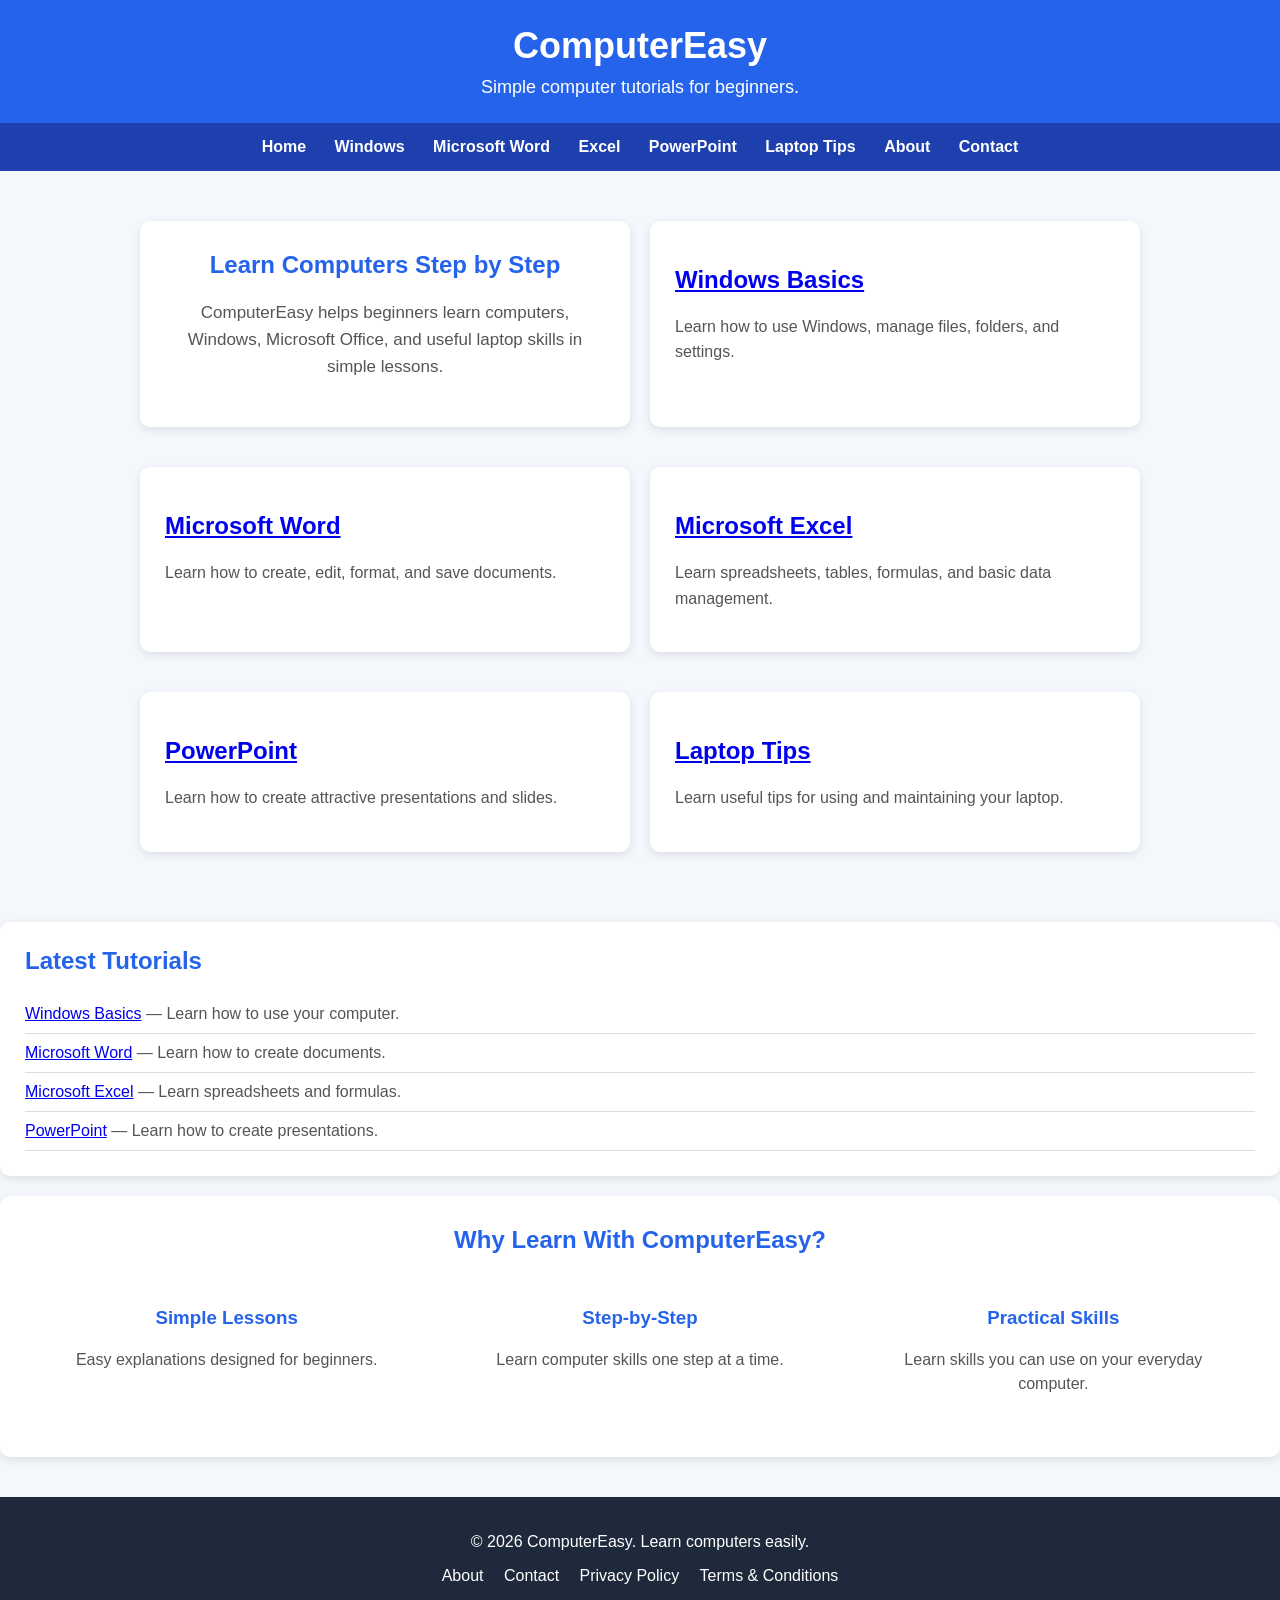
<file: index.html>
<!DOCTYPE html>
<html>

<head>
    <title>ComputerEasy - Simple Computer Tutorials for Beginners</title>
    <meta name="description"
        content="ComputerEasy provides simple, step-by-step computer tutorials for beginners, including Windows, Microsoft Word, Excel, PowerPoint, and laptop tips.">
   <link rel="icon" type="image/png" href="favicon.png">
   <link rel="stylesheet" href="style.css">
</head>

<body>

    <header>
        <h1>ComputerEasy</h1>
        <p>Simple computer tutorials for beginners.</p>
    </header>

    <nav>
        <a href="index.html">Home</a>
        <a href="windows.html">Windows</a>
        <a href="word.html">Microsoft Word</a>
        <a href="excel.html">Excel</a>
        <a href="powerpoint.html">PowerPoint</a>
        <a href="laptop-tips.html">Laptop Tips</a>
        <a href="about.html">About</a>
        <a href="contact.html">Contact</a>
    </nav>

    <main>

        <section class="intro">
            <h2>Learn Computers Step by Step</h2>
            <p>
                ComputerEasy helps beginners learn computers, Windows,
                Microsoft Office, and useful laptop skills in simple lessons.
            </p>
        </section>

        <div class="card">
            <h2><a href="windows.html">Windows Basics</a></h2>
            <p>Learn how to use Windows, manage files, folders, and settings.</p>
        </div>

        <div class="card">
            <h2><a href="word.html">Microsoft Word</a></h2>
            <p>Learn how to create, edit, format, and save documents.</p>
        </div>

        <div class="card">
            <h2><a href="excel.html">Microsoft Excel</a></h2>
            <p>Learn spreadsheets, tables, formulas, and basic data management.</p>
        </div>

        <div class="card">
            <h2><a href="powerpoint.html">PowerPoint</a></h2>
            <p>Learn how to create attractive presentations and slides.</p>
        </div>

        <div class="card">
            <h2><a href="laptop-tips.html">Laptop Tips</a></h2>
            <p>Learn useful tips for using and maintaining your laptop.</p>
        </div>

    </main>

    <section class="latest">
        <h2>Latest Tutorials</h2>

        <div class="latest-list">
            <p><a href="windows.html">Windows Basics</a> — Learn how to use your computer.</p>
            <p><a href="word.html">Microsoft Word</a> — Learn how to create documents.</p>
            <p><a href="excel.html">Microsoft Excel</a> — Learn spreadsheets and formulas.</p>
            <p><a href="powerpoint.html">PowerPoint</a> — Learn how to create presentations.</p>
        </div>
    </section>
    <section class="why-us">

        <h2>Why Learn With ComputerEasy?</h2>

        <div class="why-list">
            <div>
                <h3>Simple Lessons</h3>
                <p>Easy explanations designed for beginners.</p>
            </div>

            <div>
                <h3>Step-by-Step</h3>
                <p>Learn computer skills one step at a time.</p>
            </div>

            <div>
                <h3>Practical Skills</h3>
                <p>Learn skills you can use on your everyday computer.</p>
            </div>
        </div>

    </section>
    <footer>
        <p>© 2026 ComputerEasy. Learn computers easily.</p>

        <p>
            <a href="about.html">About</a>
            <a href="contact.html">Contact</a>
            <a href="privacy.html">Privacy Policy</a>
            <a href="terms.html">Terms & Conditions</a>
        </p>
    </footer>

</body>

</html>
</file>
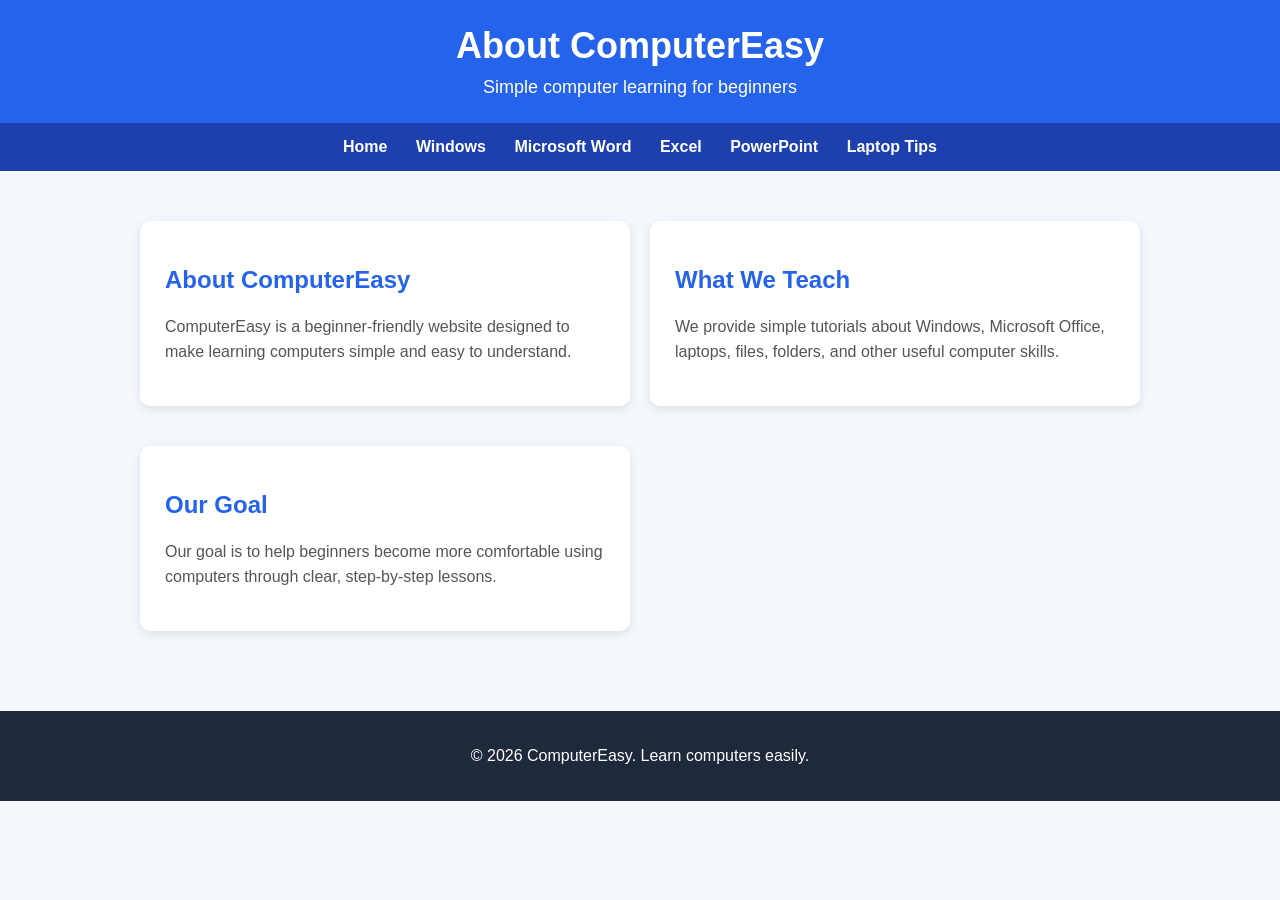
<file: about.html>
<!DOCTYPE html>
<html>

<head>
    <title>About ComputerEasy - Computer Tutorials</title>
    <meta name="description" content="Learn about ComputerEasy, a website providing simple computer tutorials and practical technology lessons for beginners.">
    <link rel="icon" type="image/png" href="favicon.png">
<link rel="stylesheet" href="style.css">
</head>

<body>

<header>
    <h1>About ComputerEasy</h1>
    <p>Simple computer learning for beginners</p>
</header>

<nav>
    <a href="index.html">Home</a>
    <a href="windows.html">Windows</a>
    <a href="word.html">Microsoft Word</a>
    <a href="excel.html">Excel</a>
    <a href="powerpoint.html">PowerPoint</a>
    <a href="laptop-tips.html">Laptop Tips</a>
</nav>

<main>

    <div class="card">
        <h2>About ComputerEasy</h2>
        <p>
            ComputerEasy is a beginner-friendly website designed to
            make learning computers simple and easy to understand.
        </p>
    </div>

    <div class="card">
        <h2>What We Teach</h2>
        <p>
            We provide simple tutorials about Windows, Microsoft Office,
            laptops, files, folders, and other useful computer skills.
        </p>
    </div>

    <div class="card">
        <h2>Our Goal</h2>
        <p>
            Our goal is to help beginners become more comfortable
            using computers through clear, step-by-step lessons.
        </p>
    </div>

</main>

<footer>
    <p>© 2026 ComputerEasy. Learn computers easily.</p>
</footer>

</body>

</html>
</file>
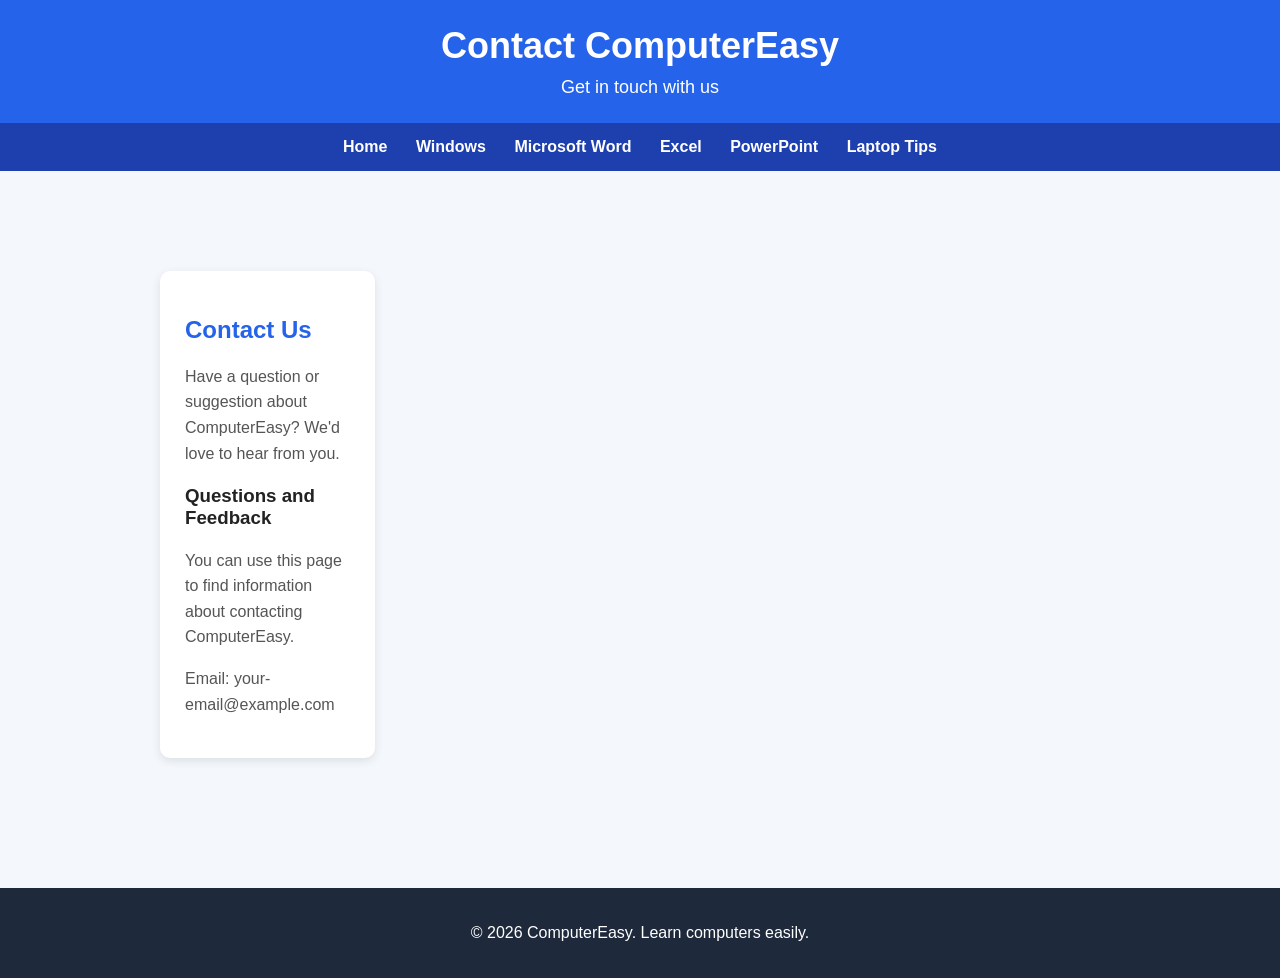
<file: contact.html>
<!DOCTYPE html>
<html>

<head>
   <title>Contact ComputerEasy - Get in Touch</title>
   <meta name="description" content="Contact ComputerEasy for questions, feedback, or suggestions about our beginner computer tutorials.">
   <link rel="icon" type="image/png" href="favicon.png">
   <link rel="stylesheet" href="style.css">
</head>

<body>

<header>
    <h1>Contact ComputerEasy</h1>
    <p>Get in touch with us</p>
</header>

<nav>
    <a href="index.html">Home</a>
    <a href="windows.html">Windows</a>
    <a href="word.html">Microsoft Word</a>
    <a href="excel.html">Excel</a>
    <a href="powerpoint.html">PowerPoint</a>
    <a href="laptop-tips.html">Laptop Tips</a>
</nav>

<main>

    <main>

    <div class="card">
        <h2>Contact Us</h2>

        <p>
            Have a question or suggestion about ComputerEasy?
            We'd love to hear from you.
        </p>

        <h3>Questions and Feedback</h3>

        <p>
            You can use this page to find information about
            contacting ComputerEasy.
        </p>

        <p>
            Email: your-email@example.com
        </p>
    </div>

</main>

</main>

<footer>
    <p>© 2026 ComputerEasy. Learn computers easily.</p>
</footer>

</body>

</html>
</file>
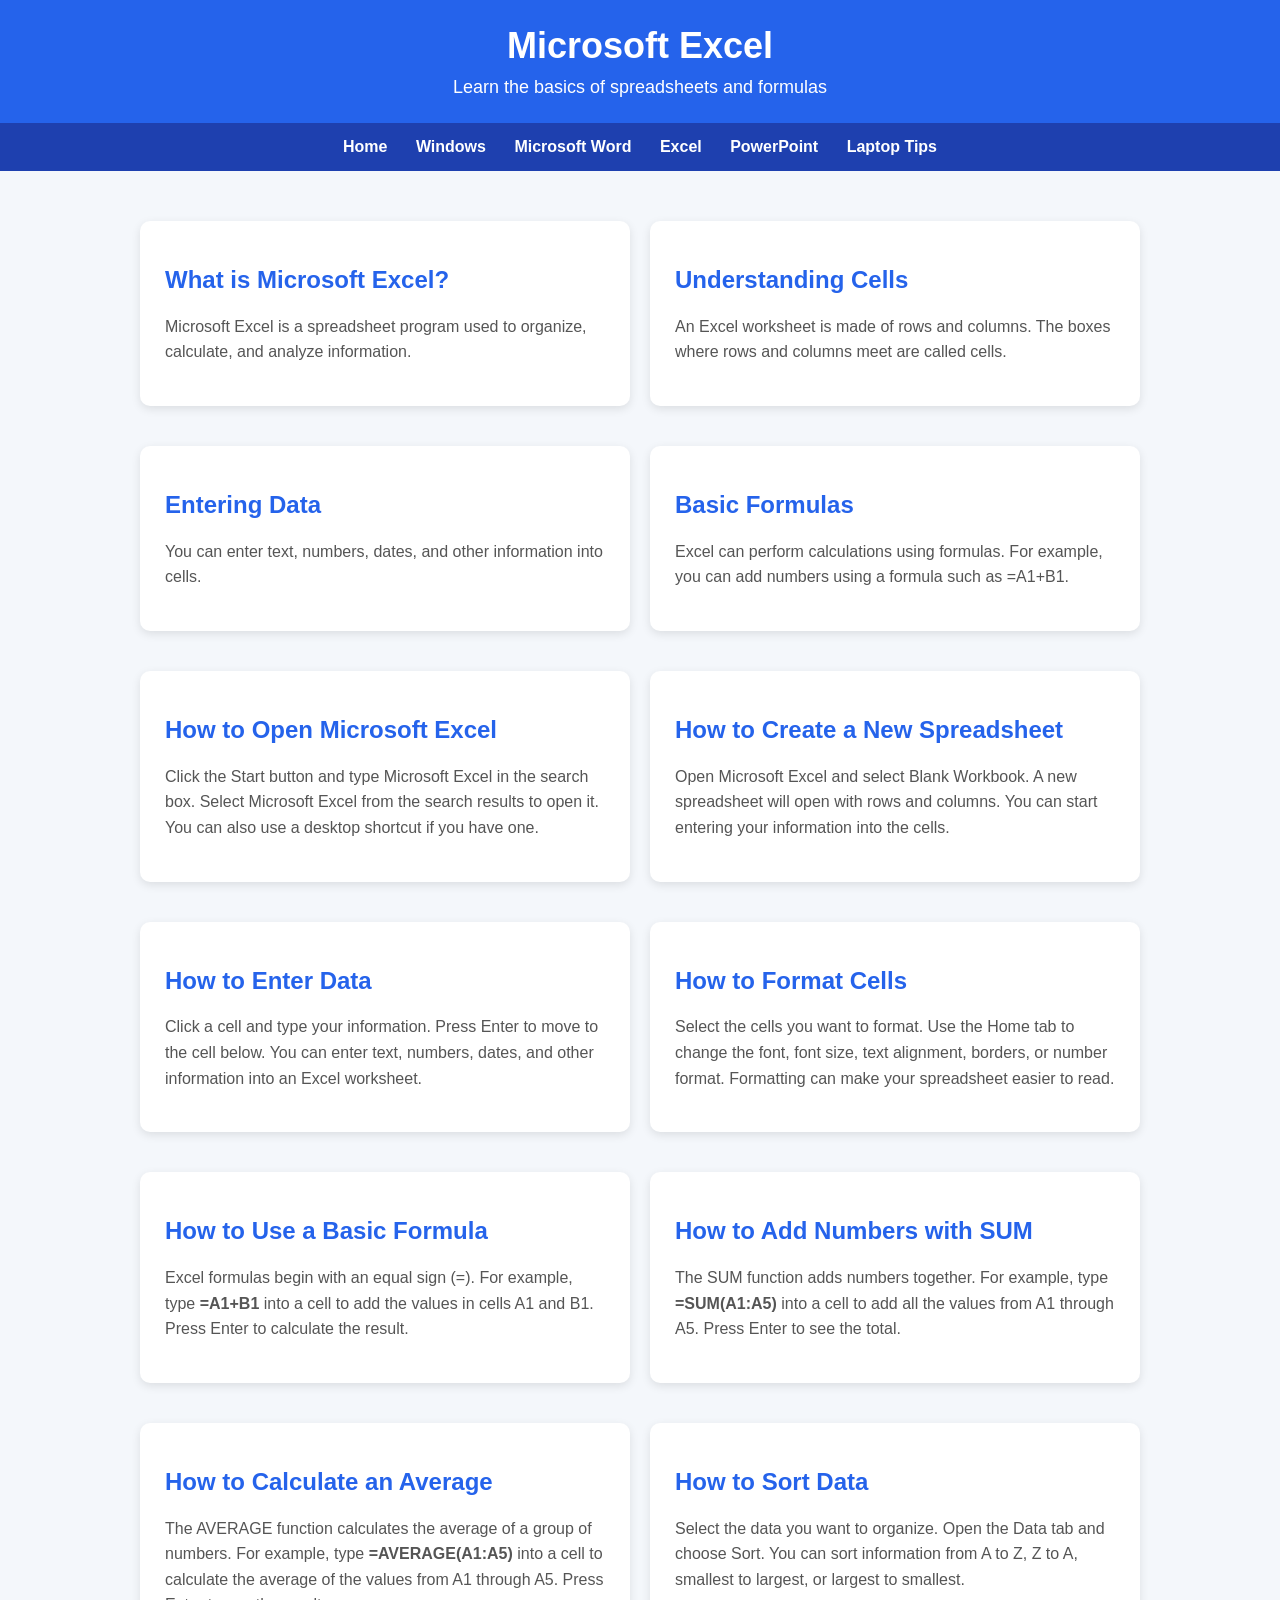
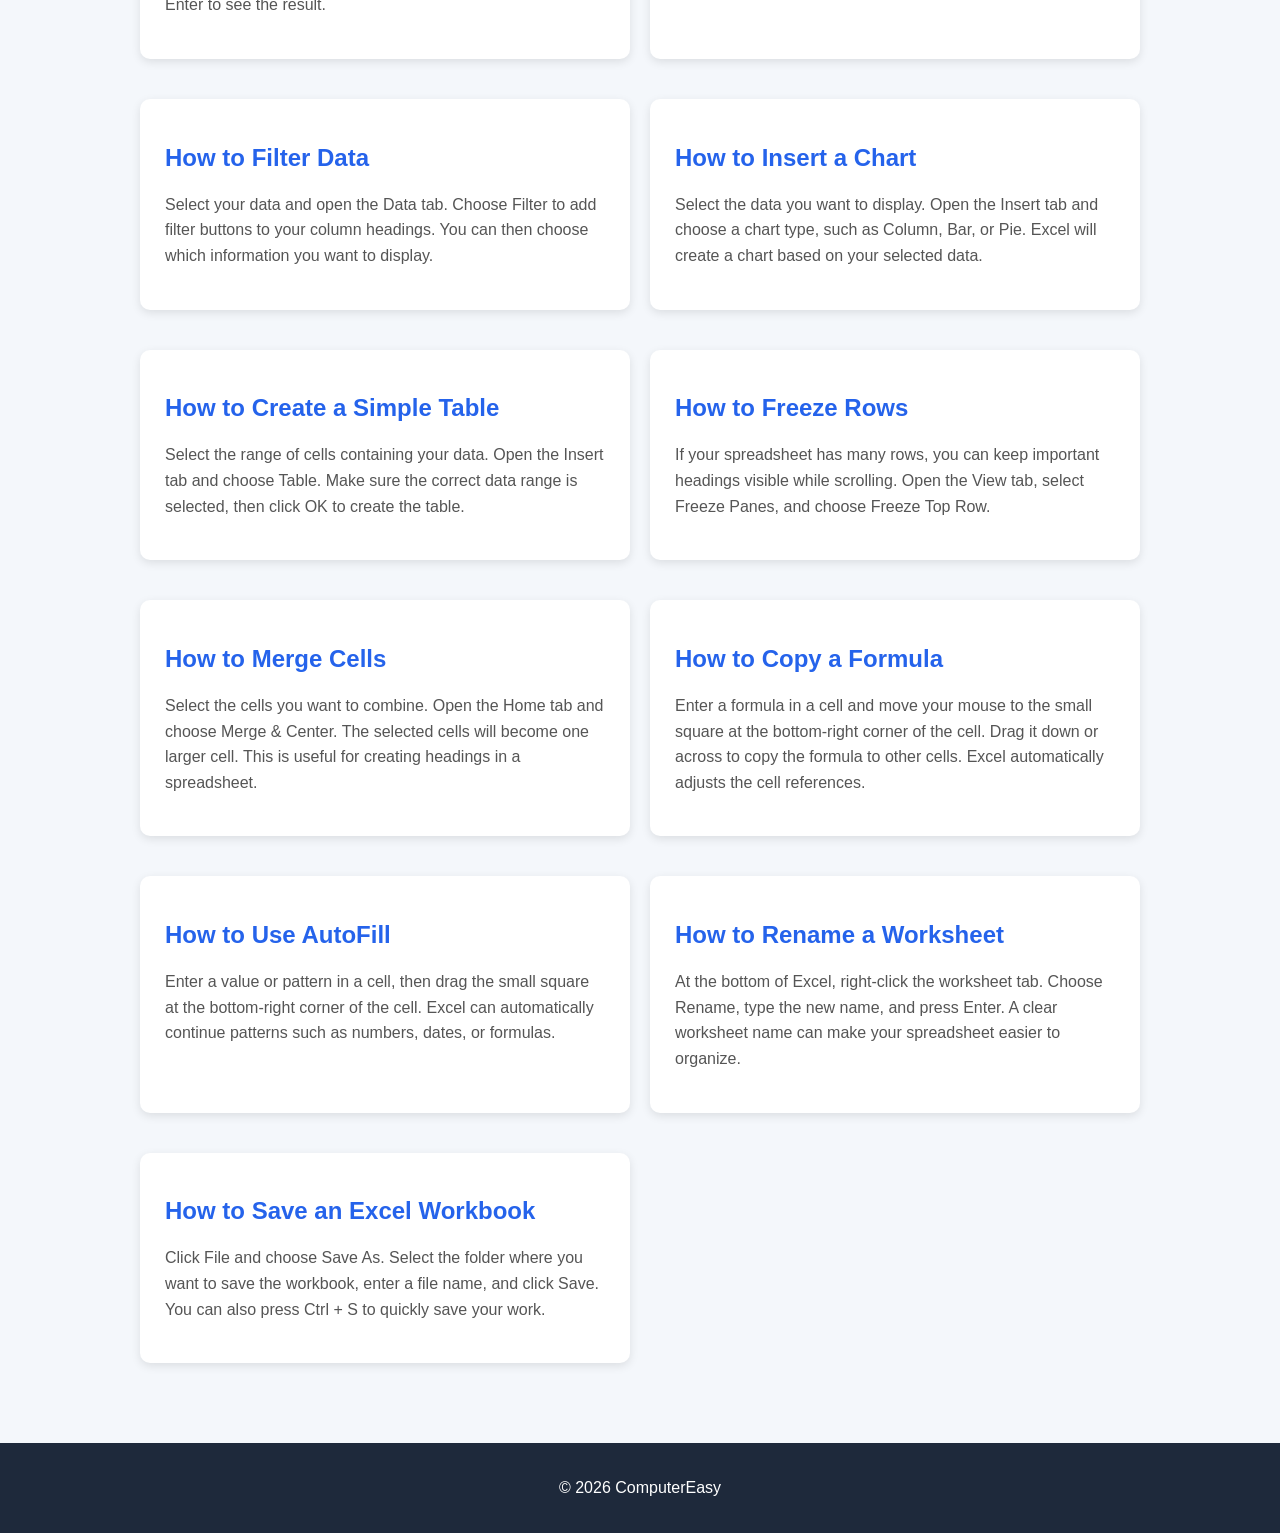
<file: excel.html>
<!DOCTYPE html>
<html>

<head>
    <title>Microsoft Excel Tutorials - ComputerEasy</title>
    <meta name="description" content="Learn Microsoft Excel with simple tutorials for beginners, including spreadsheets, formulas, tables, charts, sorting, filtering, and more.">
    <link rel="icon" type="image/png" href="favicon.png">
    <link rel="stylesheet" href="style.css">
</head>

<body>

<header>
    <h1>Microsoft Excel</h1>
    <p>Learn the basics of spreadsheets and formulas</p>
</header>

<nav>
    <a href="index.html">Home</a>
    <a href="windows.html">Windows</a>
    <a href="word.html">Microsoft Word</a>
    <a href="excel.html">Excel</a>
    <a href="powerpoint.html">PowerPoint</a>
    <a href="laptop-tips.html">Laptop Tips</a>
</nav>

<main>

    <div class="card">
        <h2>What is Microsoft Excel?</h2>
        <p>
            Microsoft Excel is a spreadsheet program used to organize,
            calculate, and analyze information.
        </p>
    </div>

    <div class="card">
        <h2>Understanding Cells</h2>
        <p>
            An Excel worksheet is made of rows and columns.
            The boxes where rows and columns meet are called cells.
        </p>
    </div>

    <div class="card">
        <h2>Entering Data</h2>
        <p>
            You can enter text, numbers, dates, and other information
            into cells.
        </p>
    </div>

    <div class="card">
        <h2>Basic Formulas</h2>
        <p>
            Excel can perform calculations using formulas.
            For example, you can add numbers using a formula such as
            =A1+B1.
        </p>
    </div>
    <div class="card">
    <h2>How to Open Microsoft Excel</h2>
    <p>
        Click the Start button and type Microsoft Excel in the search box.
        Select Microsoft Excel from the search results to open it.
        You can also use a desktop shortcut if you have one.
    </p>
</div>
<div class="card">
    <h2>How to Create a New Spreadsheet</h2>
    <p>
        Open Microsoft Excel and select Blank Workbook.
        A new spreadsheet will open with rows and columns.
        You can start entering your information into the cells.
    </p>
</div>
<div class="card">
    <h2>How to Enter Data</h2>
    <p>
        Click a cell and type your information.
        Press Enter to move to the cell below.
        You can enter text, numbers, dates, and other information
        into an Excel worksheet.
    </p>
</div>
<div class="card">
    <h2>How to Format Cells</h2>
    <p>
        Select the cells you want to format.
        Use the Home tab to change the font, font size, text alignment,
        borders, or number format.
        Formatting can make your spreadsheet easier to read.
    </p>
</div>
<div class="card">
    <h2>How to Use a Basic Formula</h2>
    <p>
        Excel formulas begin with an equal sign (=).
        For example, type <strong>=A1+B1</strong> into a cell
        to add the values in cells A1 and B1.
        Press Enter to calculate the result.
    </p>
</div>
<div class="card">
    <h2>How to Add Numbers with SUM</h2>
    <p>
        The SUM function adds numbers together.
        For example, type <strong>=SUM(A1:A5)</strong> into a cell
        to add all the values from A1 through A5.
        Press Enter to see the total.
    </p>
</div>
<div class="card">
    <h2>How to Calculate an Average</h2>
    <p>
        The AVERAGE function calculates the average of a group of numbers.
        For example, type <strong>=AVERAGE(A1:A5)</strong> into a cell
        to calculate the average of the values from A1 through A5.
        Press Enter to see the result.
    </p>
</div>
<div class="card">
    <h2>How to Sort Data</h2>
    <p>
        Select the data you want to organize.
        Open the Data tab and choose Sort.
        You can sort information from A to Z, Z to A,
        smallest to largest, or largest to smallest.
    </p>
</div>
<div class="card">
    <h2>How to Filter Data</h2>
    <p>
        Select your data and open the Data tab.
        Choose Filter to add filter buttons to your column headings.
        You can then choose which information you want to display.
    </p>
</div>
<div class="card">
    <h2>How to Insert a Chart</h2>
    <p>
        Select the data you want to display.
        Open the Insert tab and choose a chart type, such as Column, Bar,
        or Pie.
        Excel will create a chart based on your selected data.
    </p>
</div>
<div class="card">
    <h2>How to Create a Simple Table</h2>
    <p>
        Select the range of cells containing your data.
        Open the Insert tab and choose Table.
        Make sure the correct data range is selected,
        then click OK to create the table.
    </p>
</div>
<div class="card">
    <h2>How to Freeze Rows</h2>
    <p>
        If your spreadsheet has many rows, you can keep important headings
        visible while scrolling.
        Open the View tab, select Freeze Panes, and choose Freeze Top Row.
    </p>
</div>
<div class="card">
    <h2>How to Merge Cells</h2>
    <p>
        Select the cells you want to combine.
        Open the Home tab and choose Merge & Center.
        The selected cells will become one larger cell.
        This is useful for creating headings in a spreadsheet.
    </p>
</div>
<div class="card">
    <h2>How to Copy a Formula</h2>
    <p>
        Enter a formula in a cell and move your mouse to the small square
        at the bottom-right corner of the cell.
        Drag it down or across to copy the formula to other cells.
        Excel automatically adjusts the cell references.
    </p>
</div>
<div class="card">
    <h2>How to Use AutoFill</h2>
    <p>
        Enter a value or pattern in a cell, then drag the small square
        at the bottom-right corner of the cell.
        Excel can automatically continue patterns such as numbers,
        dates, or formulas.
    </p>
</div>
<div class="card">
    <h2>How to Rename a Worksheet</h2>
    <p>
        At the bottom of Excel, right-click the worksheet tab.
        Choose Rename, type the new name, and press Enter.
        A clear worksheet name can make your spreadsheet easier to organize.
    </p>
</div>
<div class="card">
    <h2>How to Save an Excel Workbook</h2>
    <p>
        Click File and choose Save As.
        Select the folder where you want to save the workbook,
        enter a file name, and click Save.
        You can also press Ctrl + S to quickly save your work.
    </p>
</div>

</main>

<footer>
    <p>© 2026 ComputerEasy</p>
</footer>

</body>

</html>
</file>
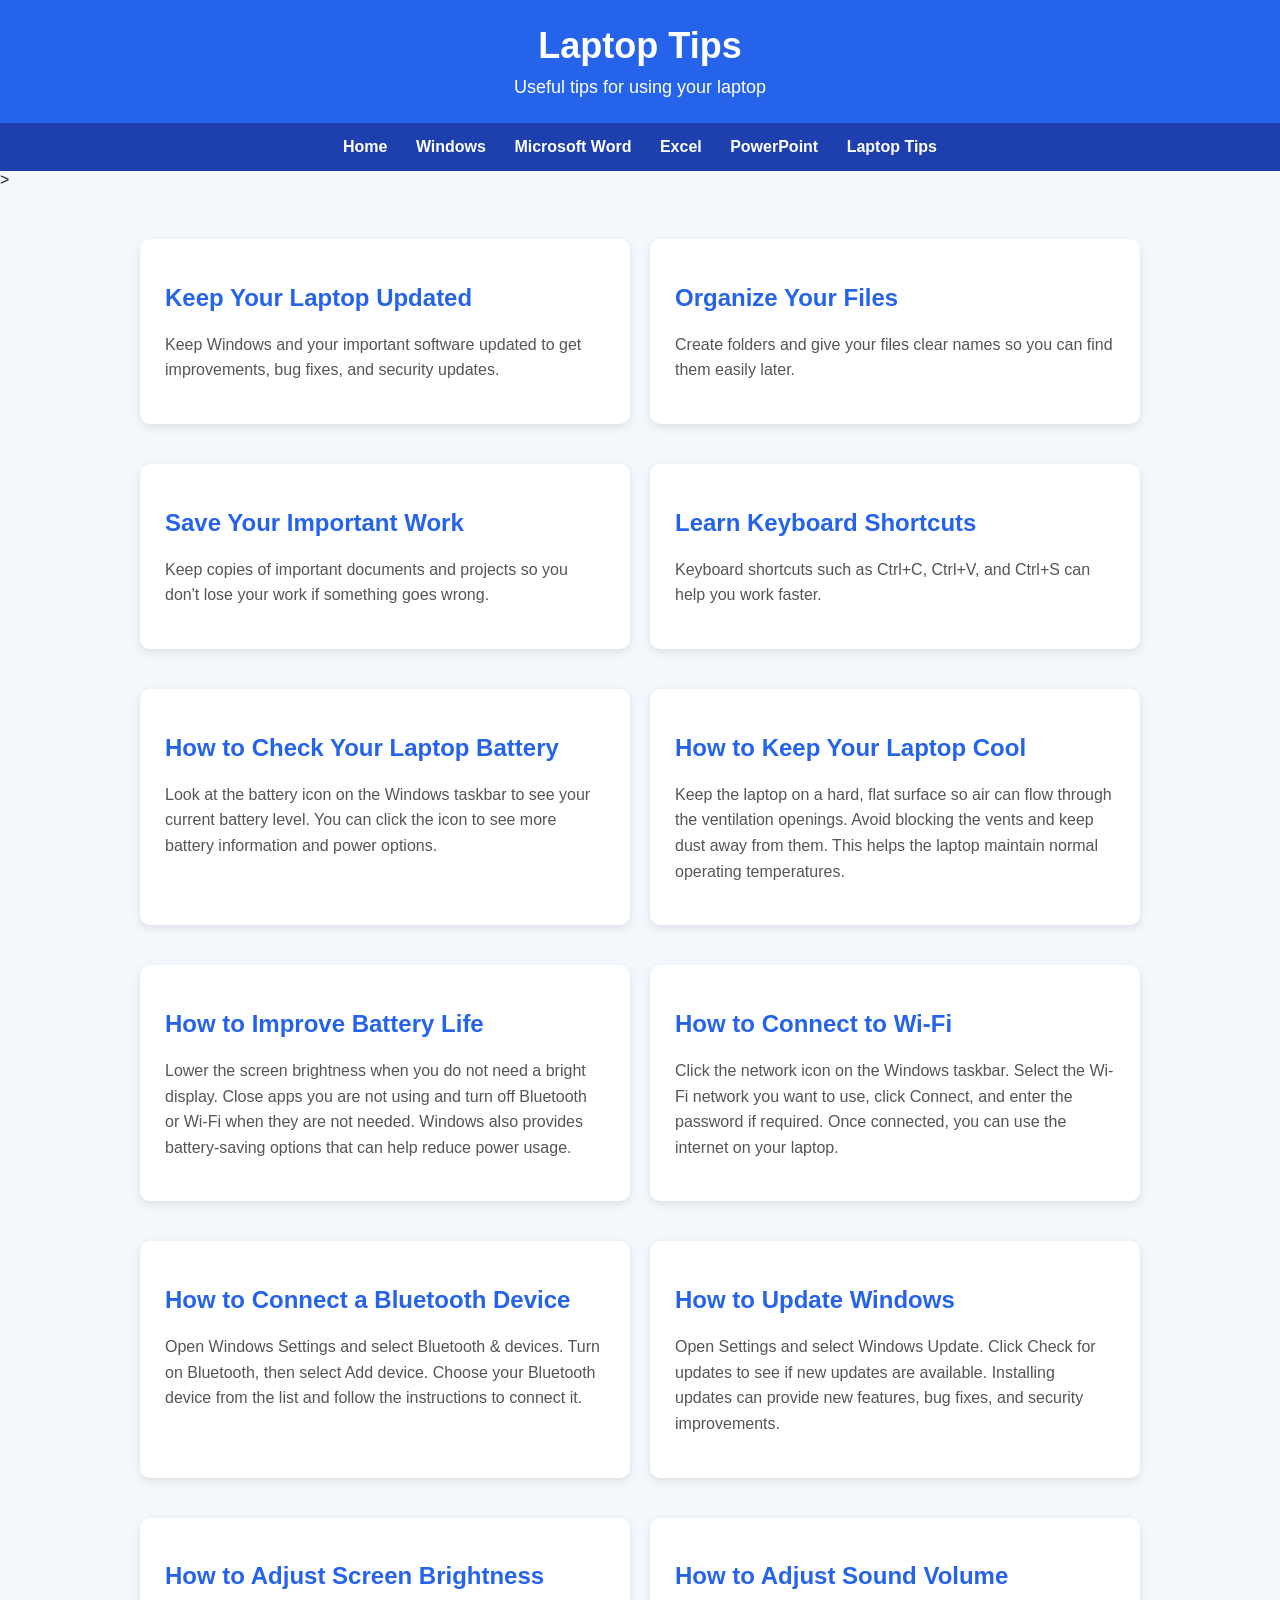
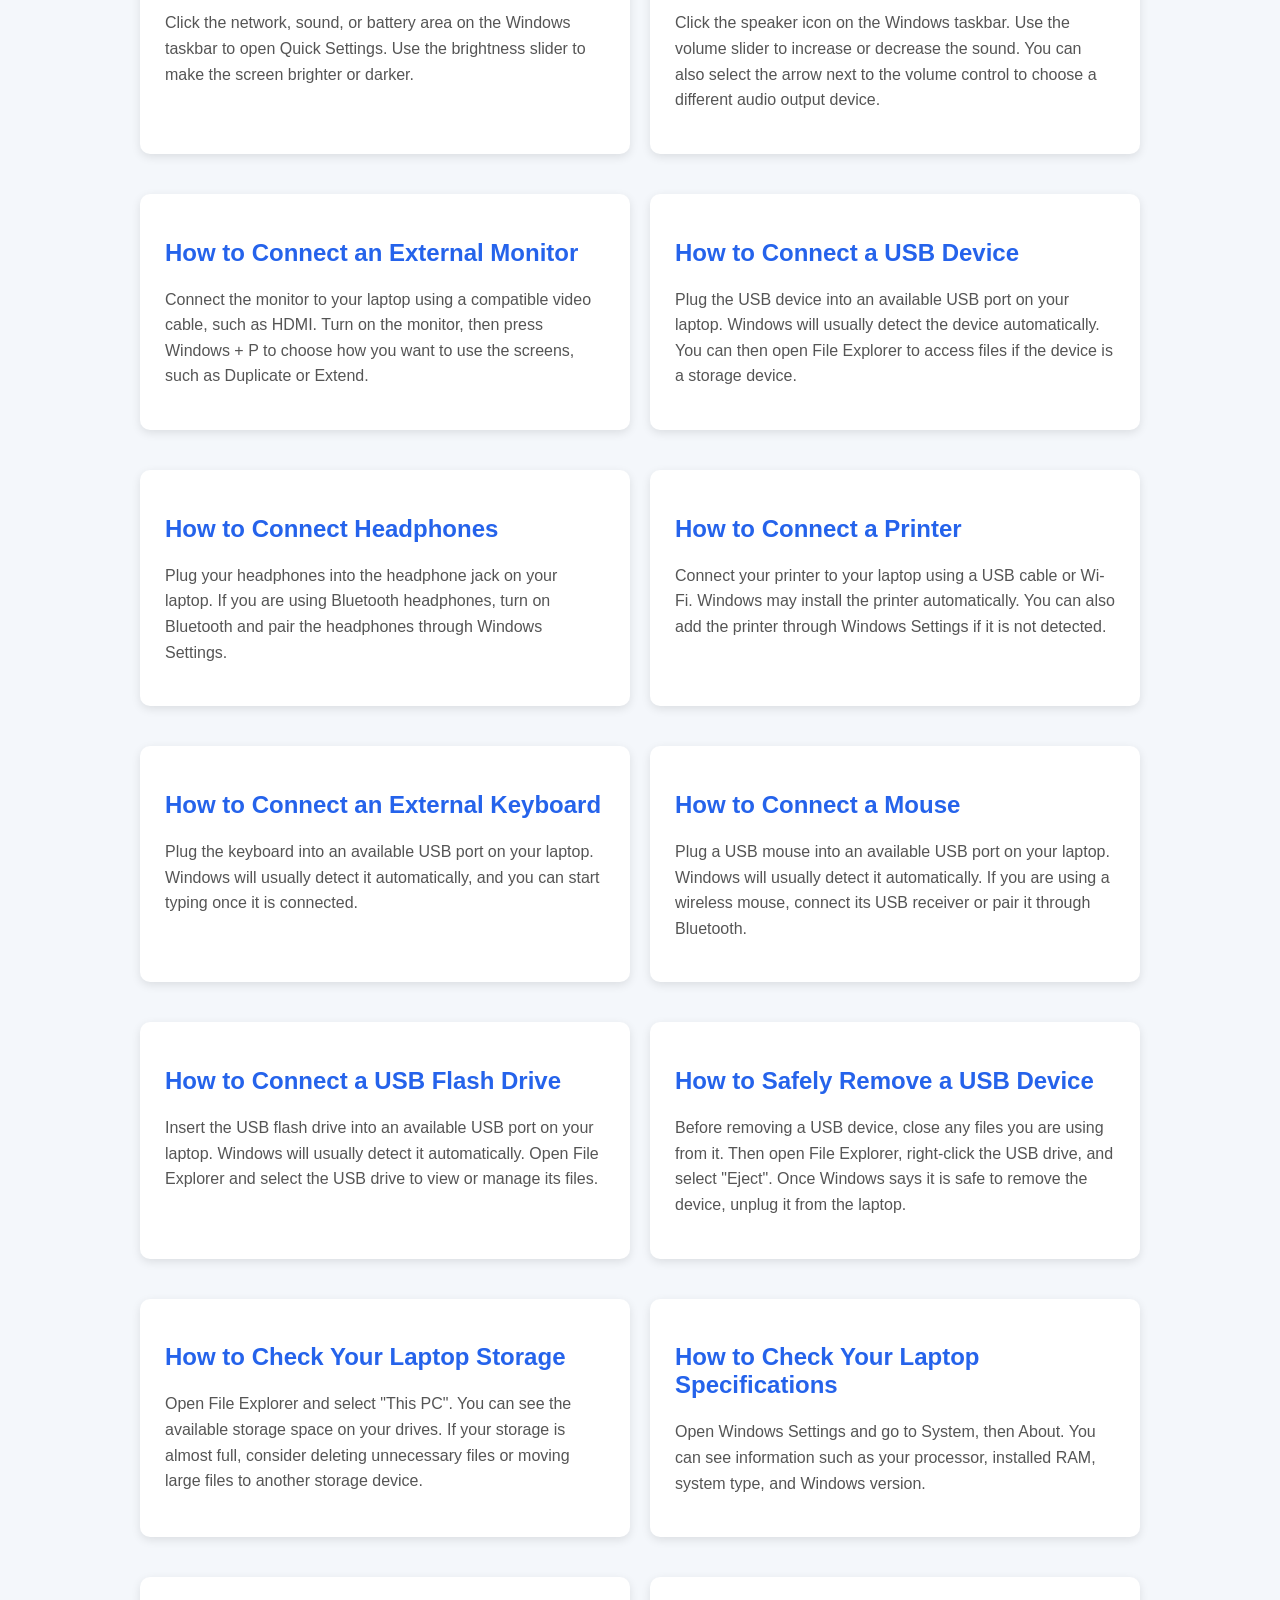
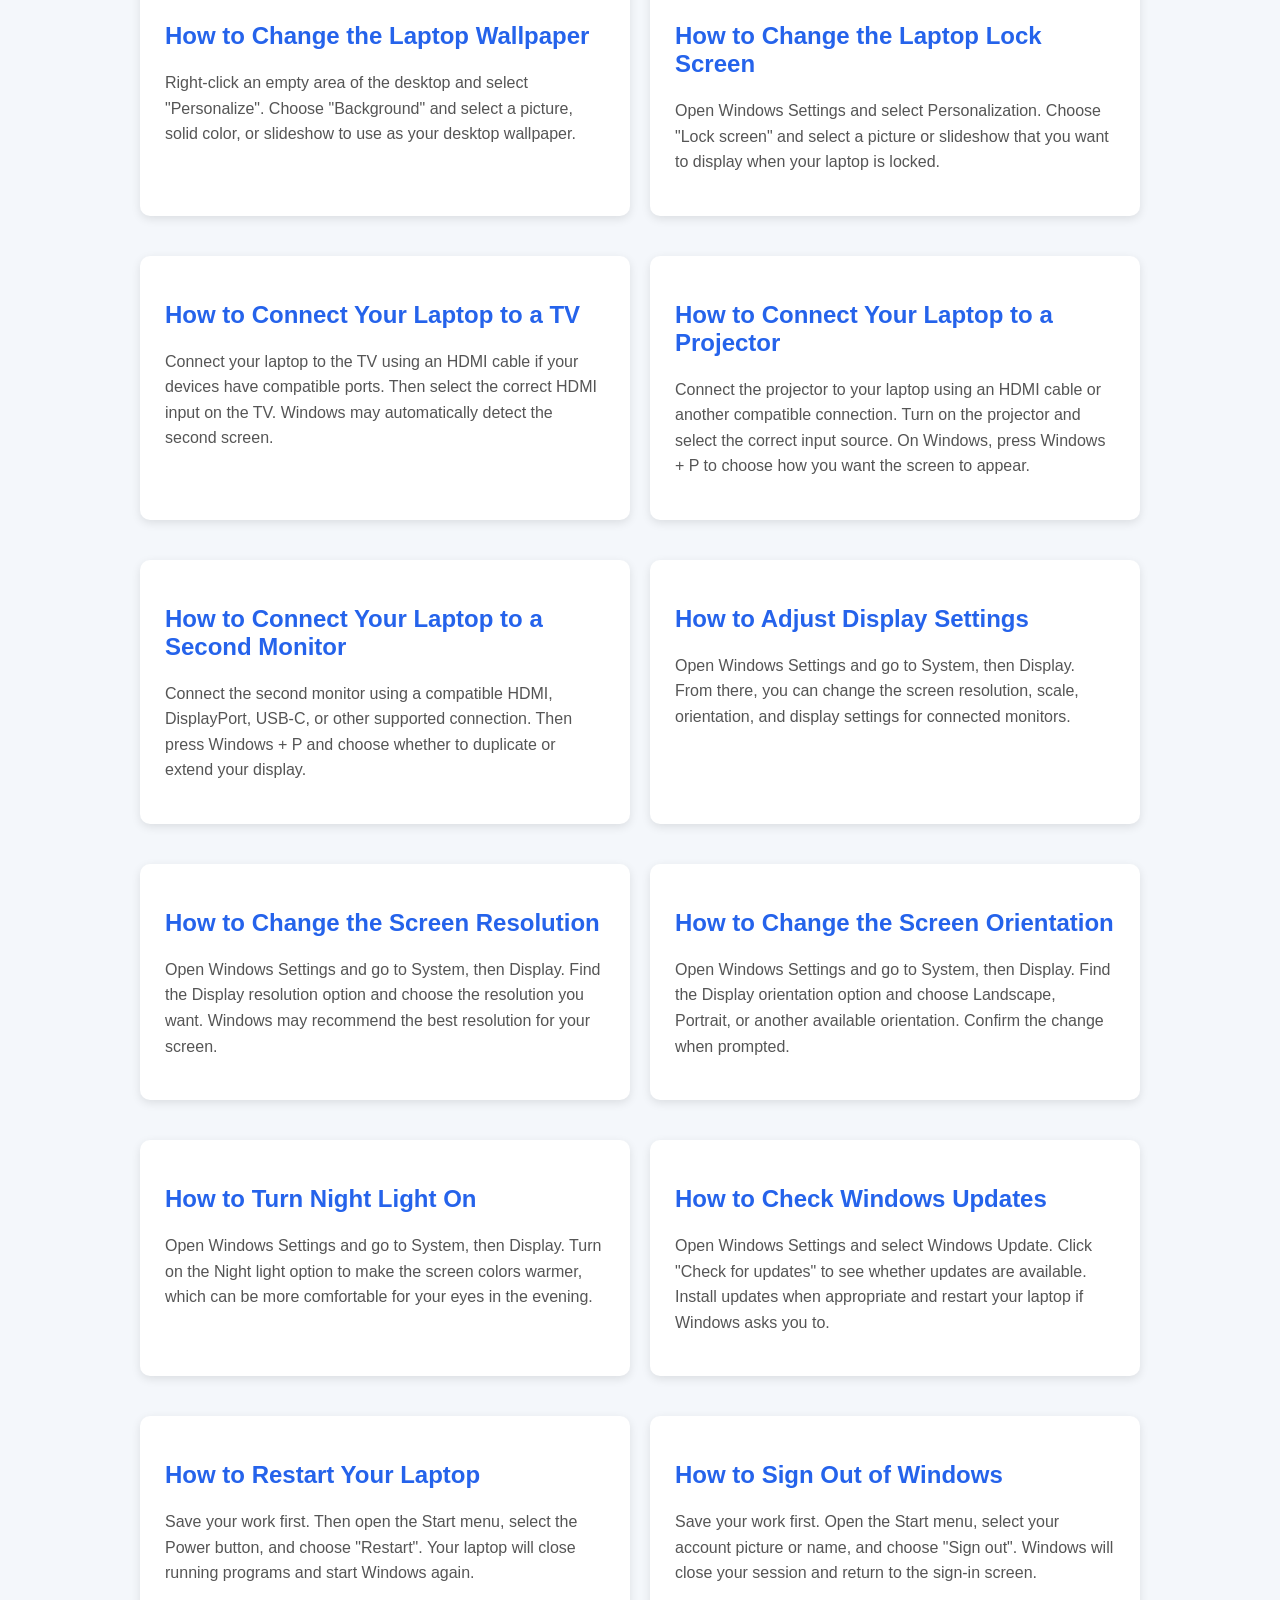
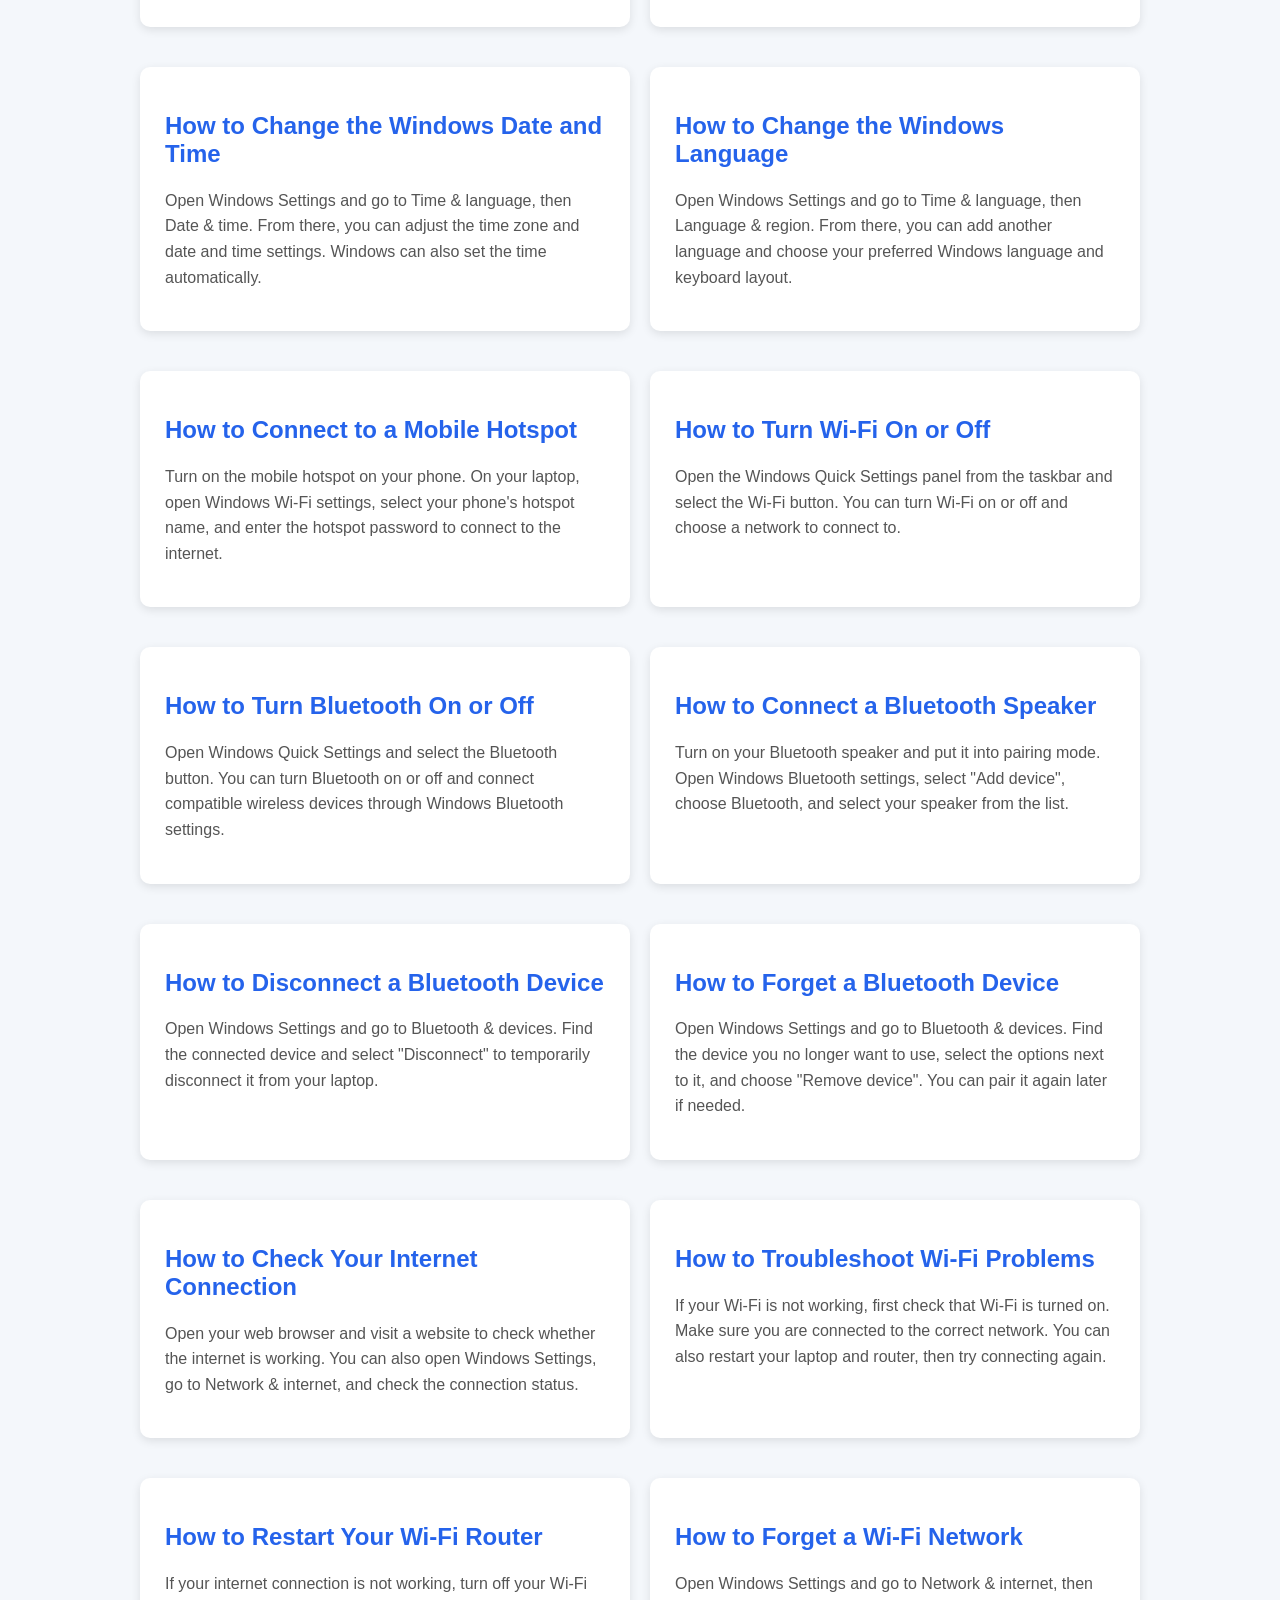
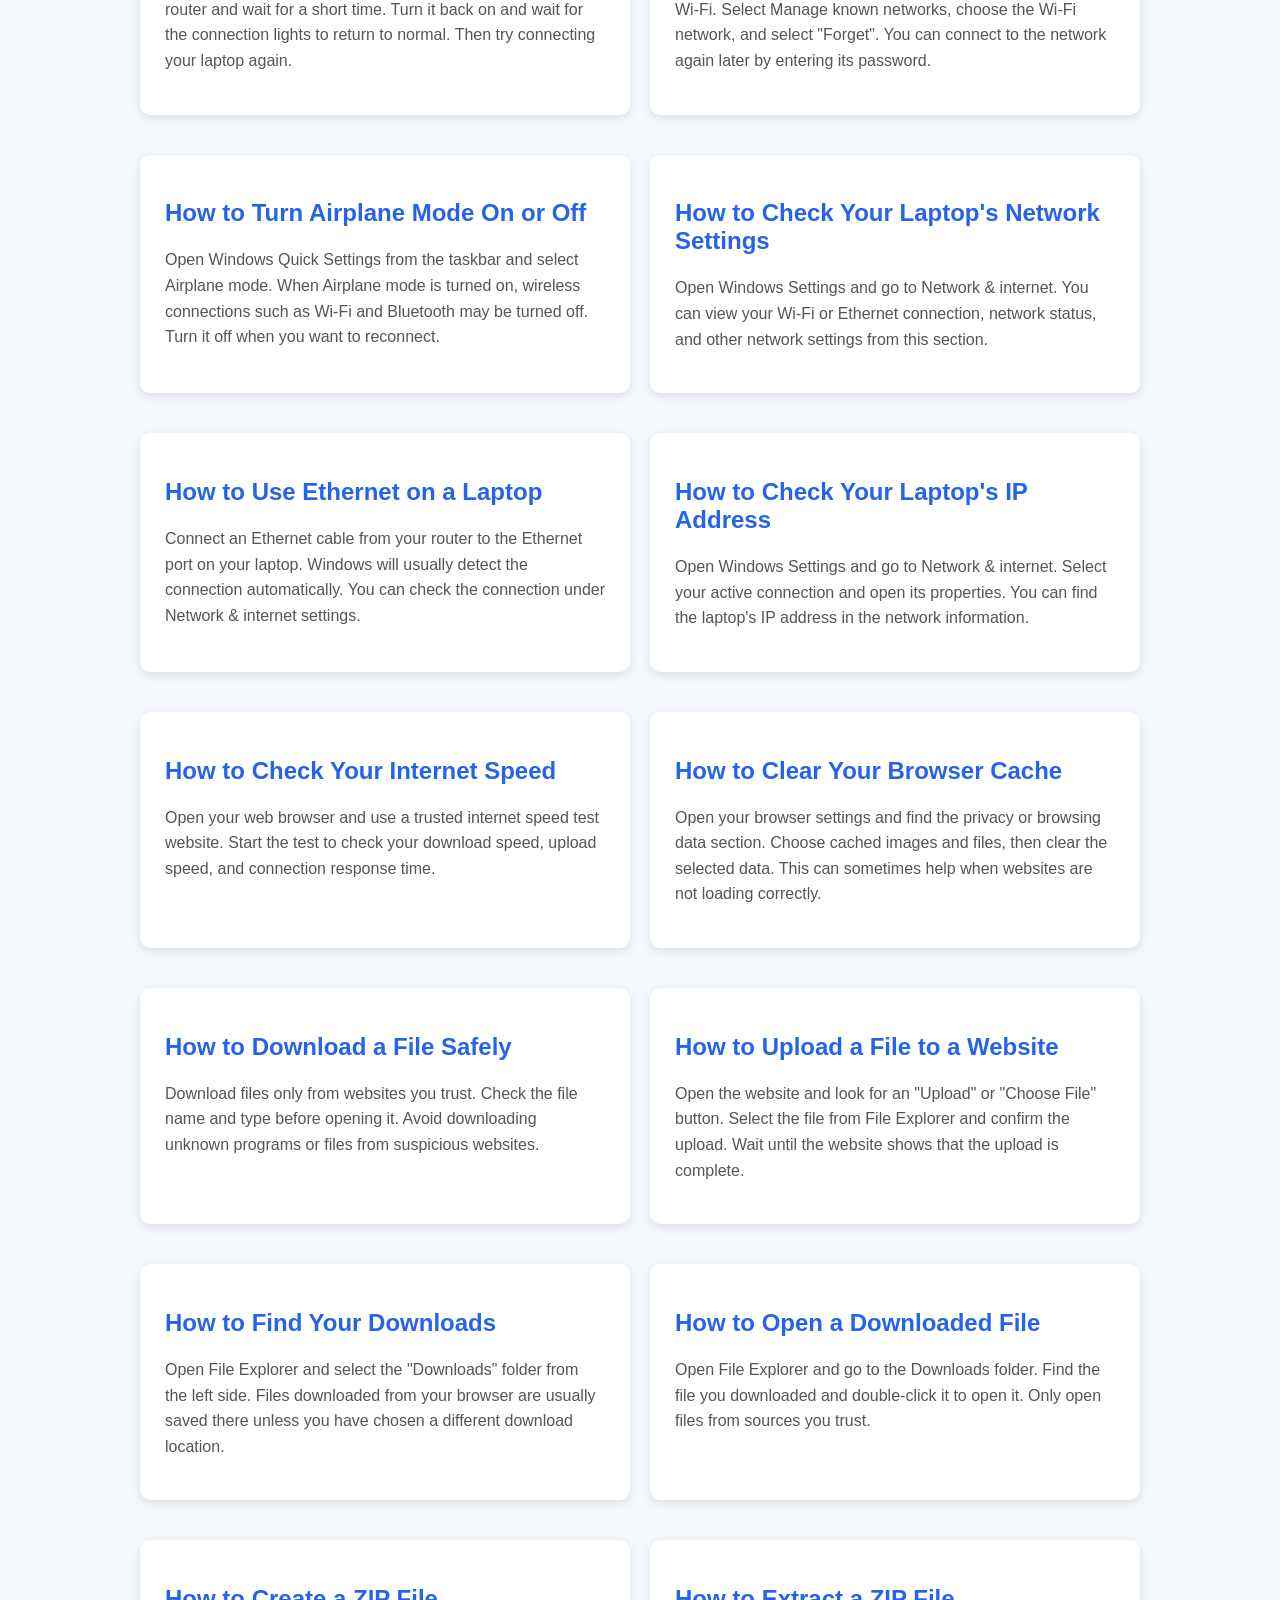
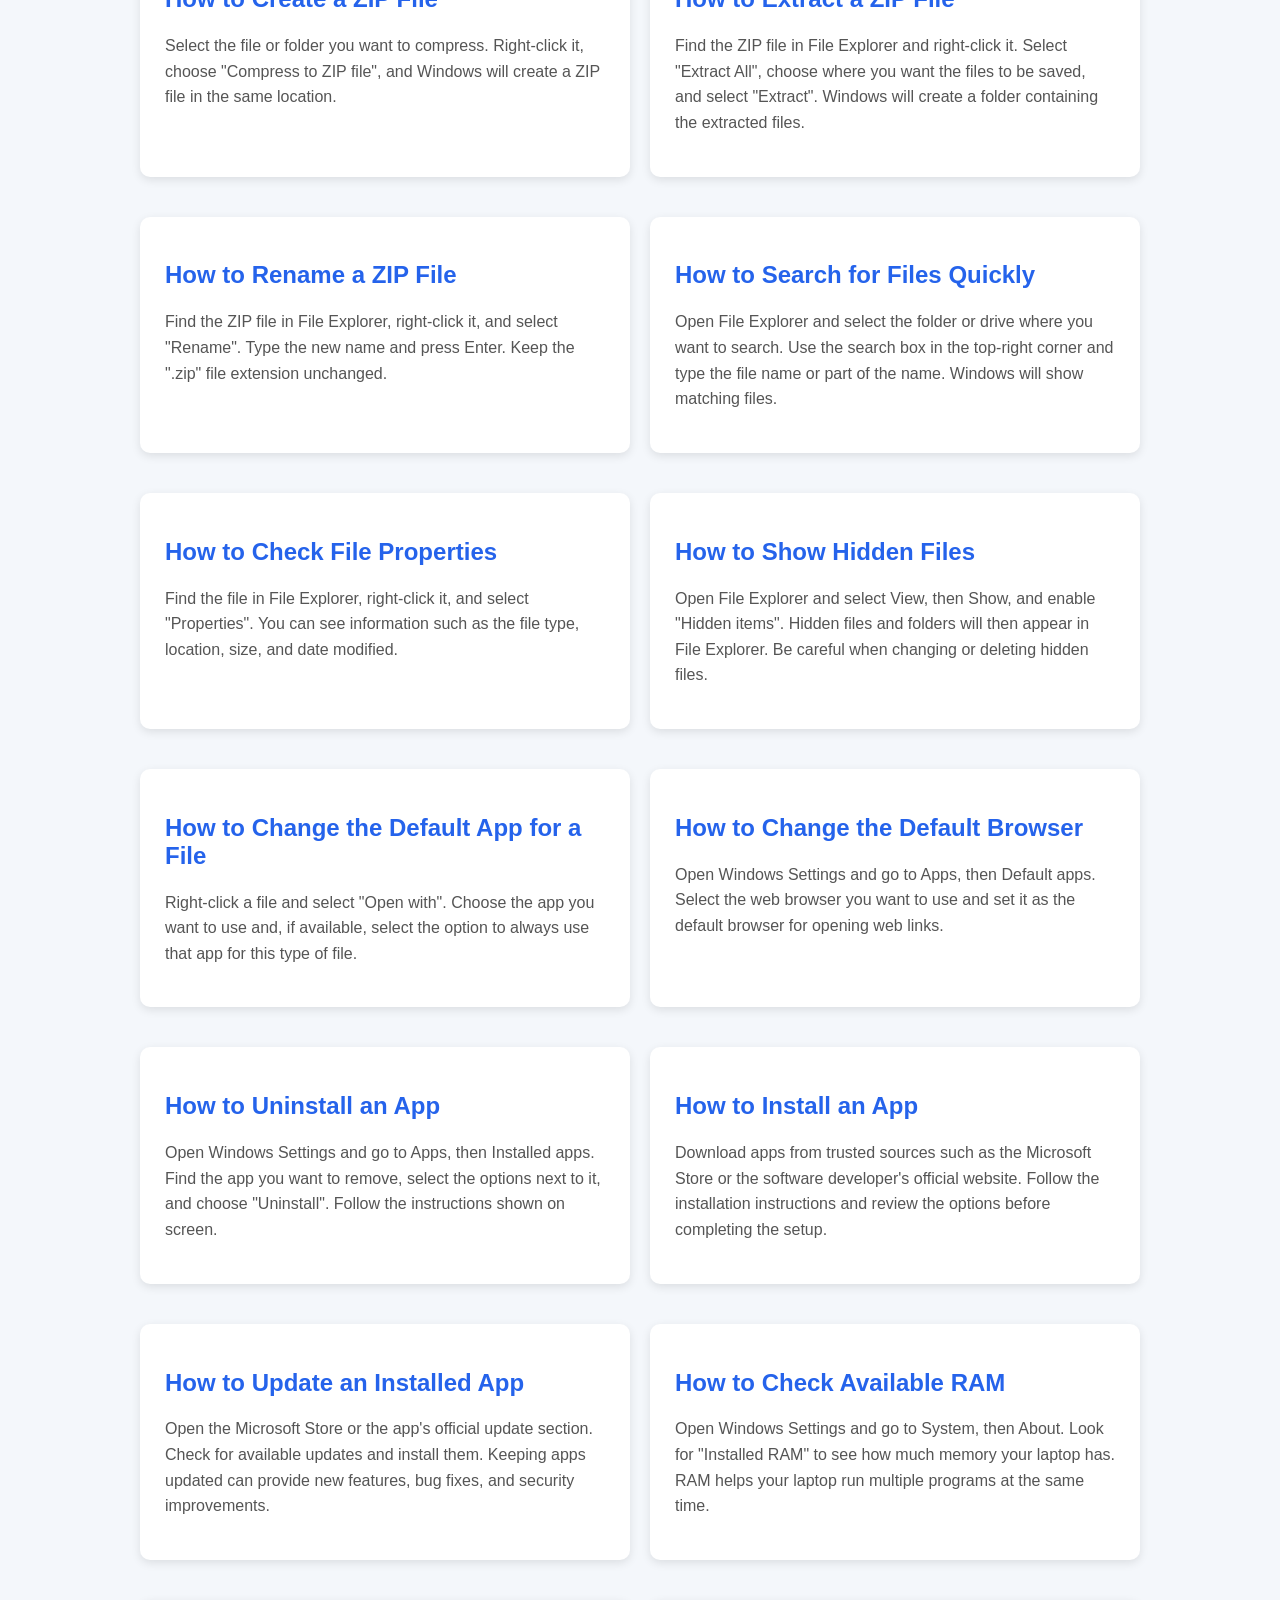
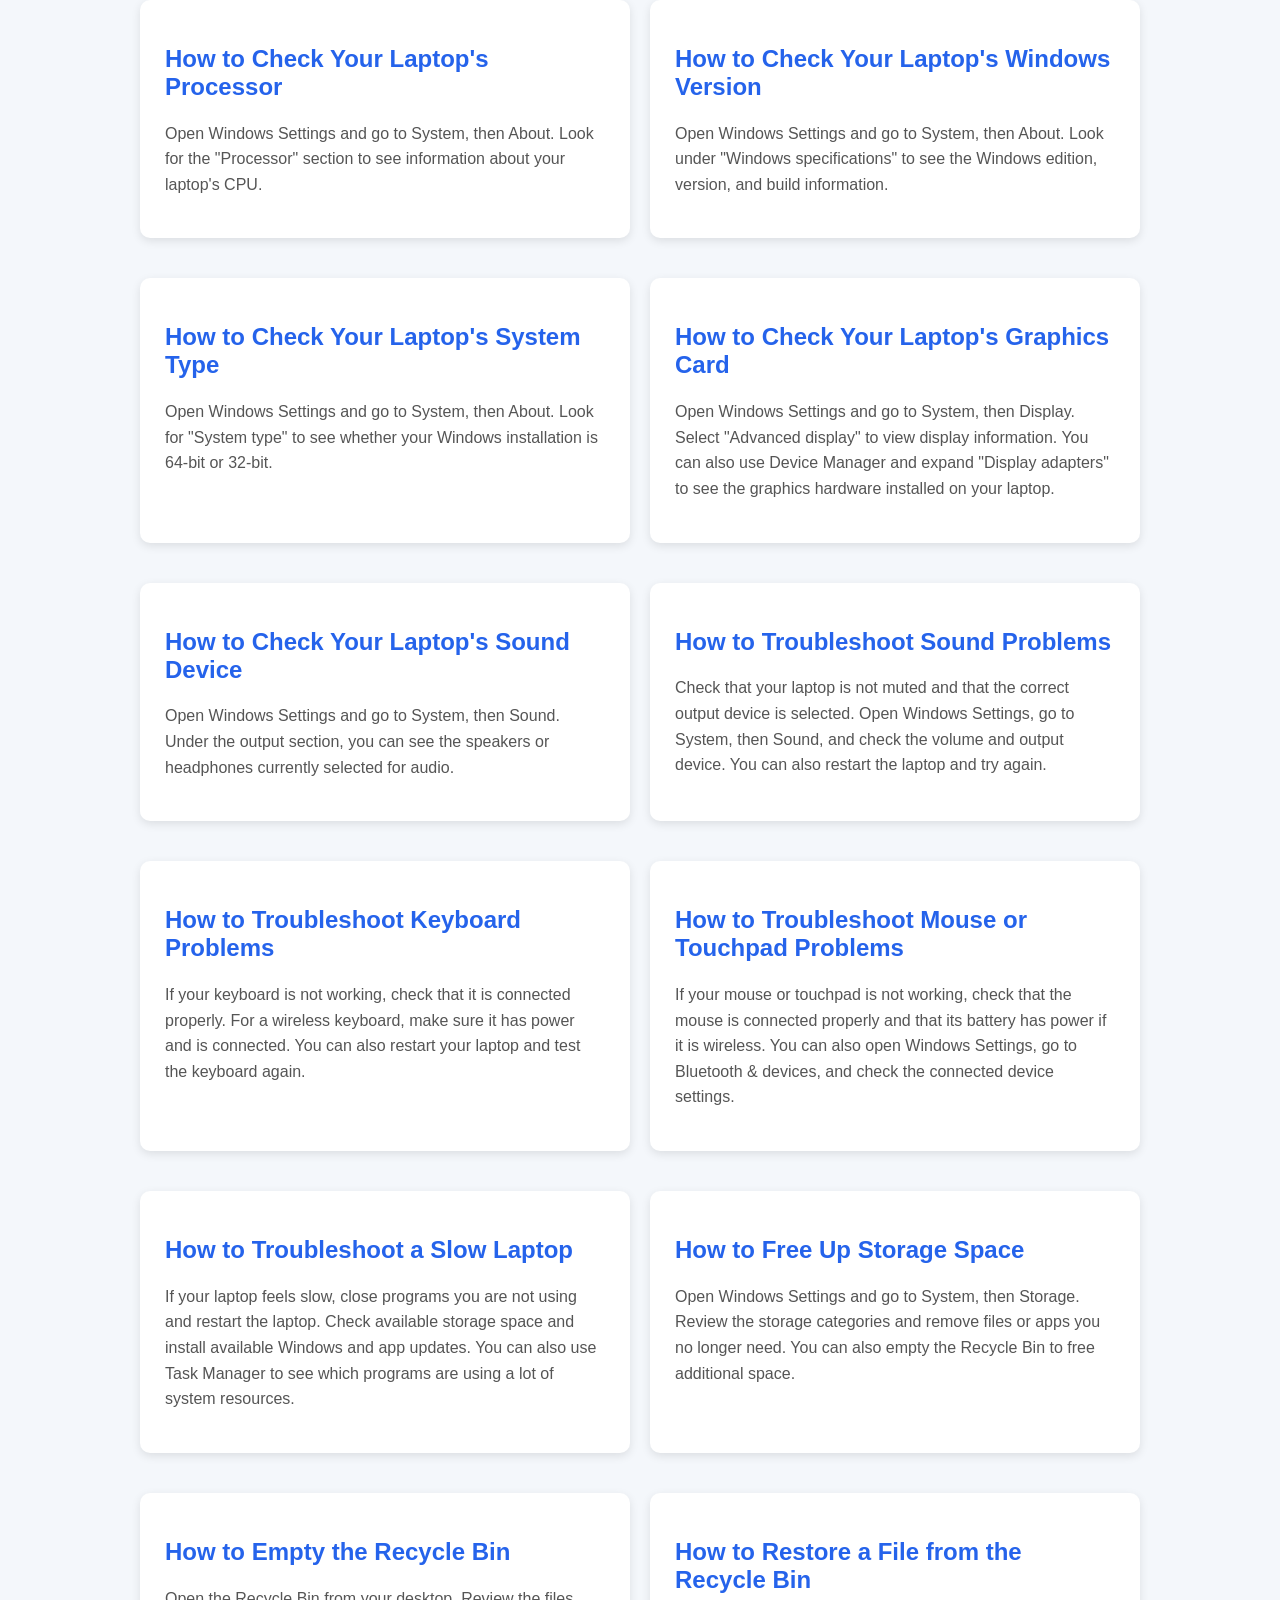
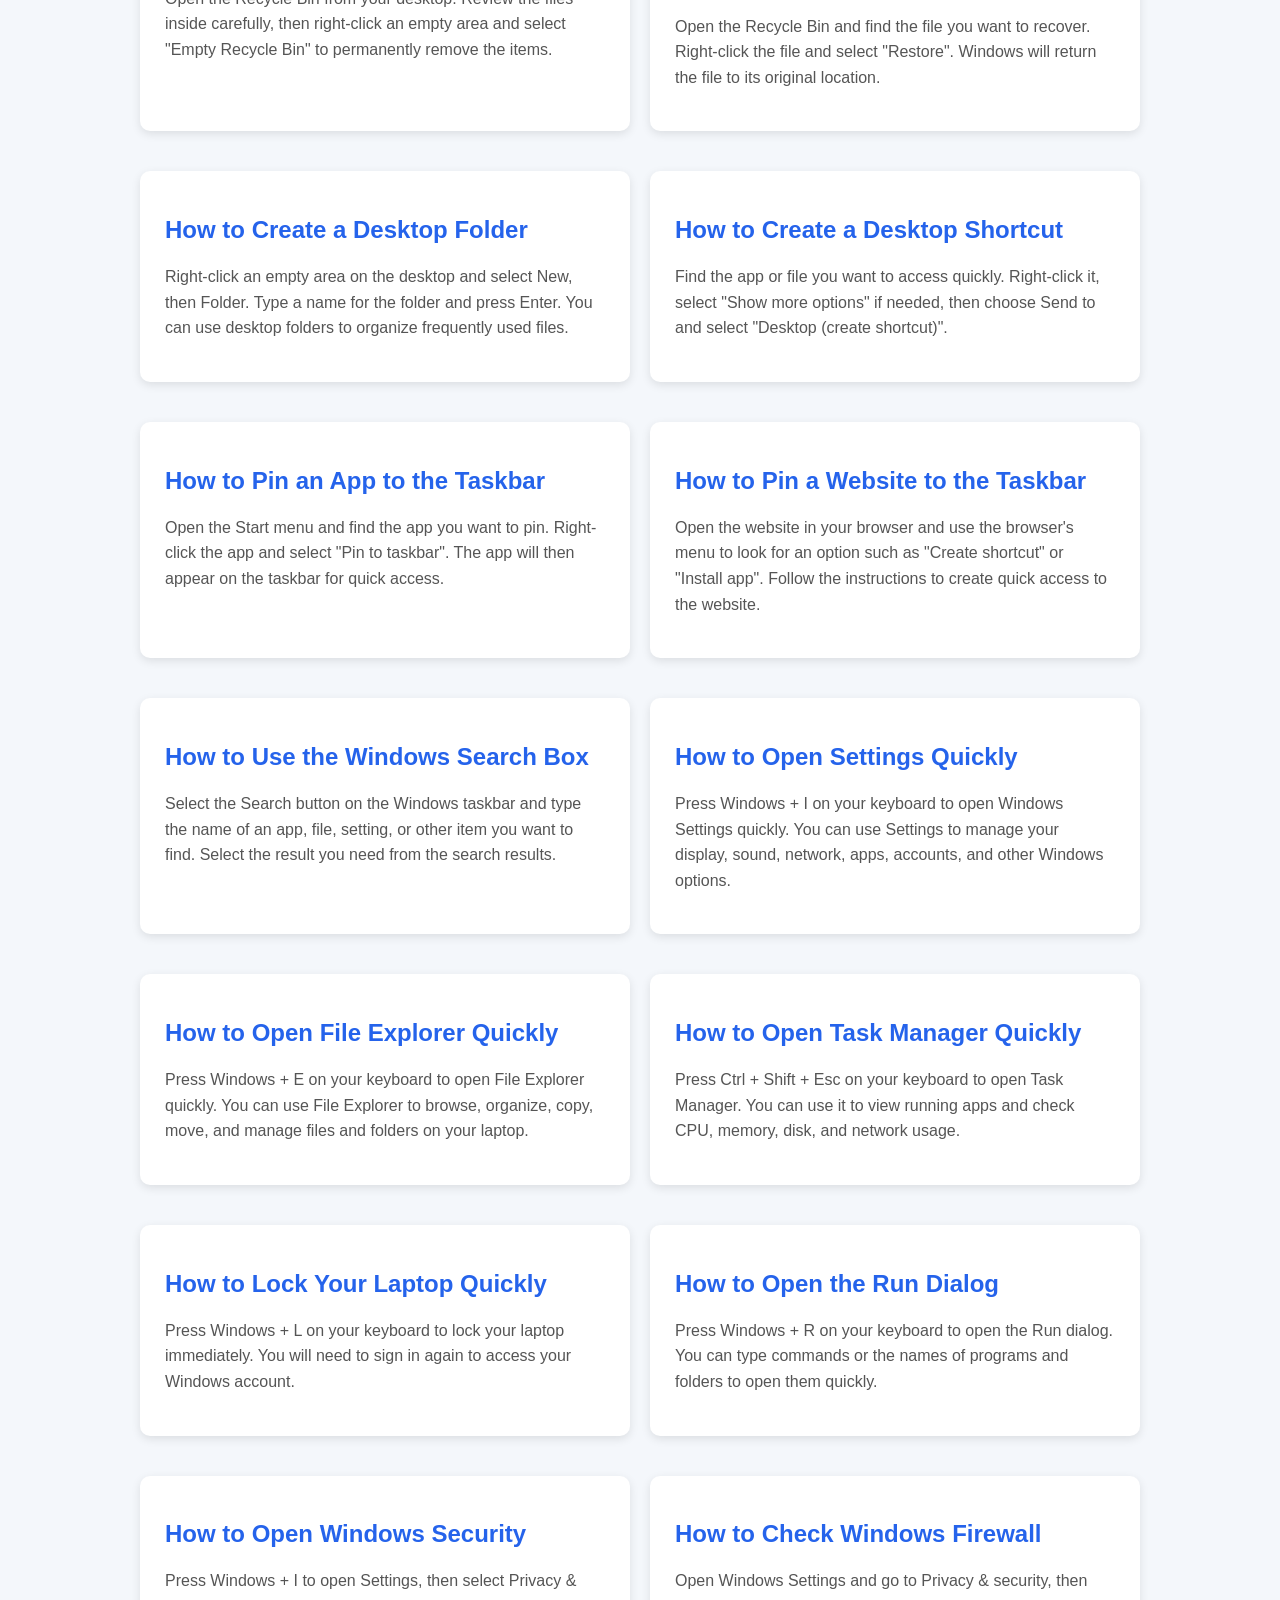
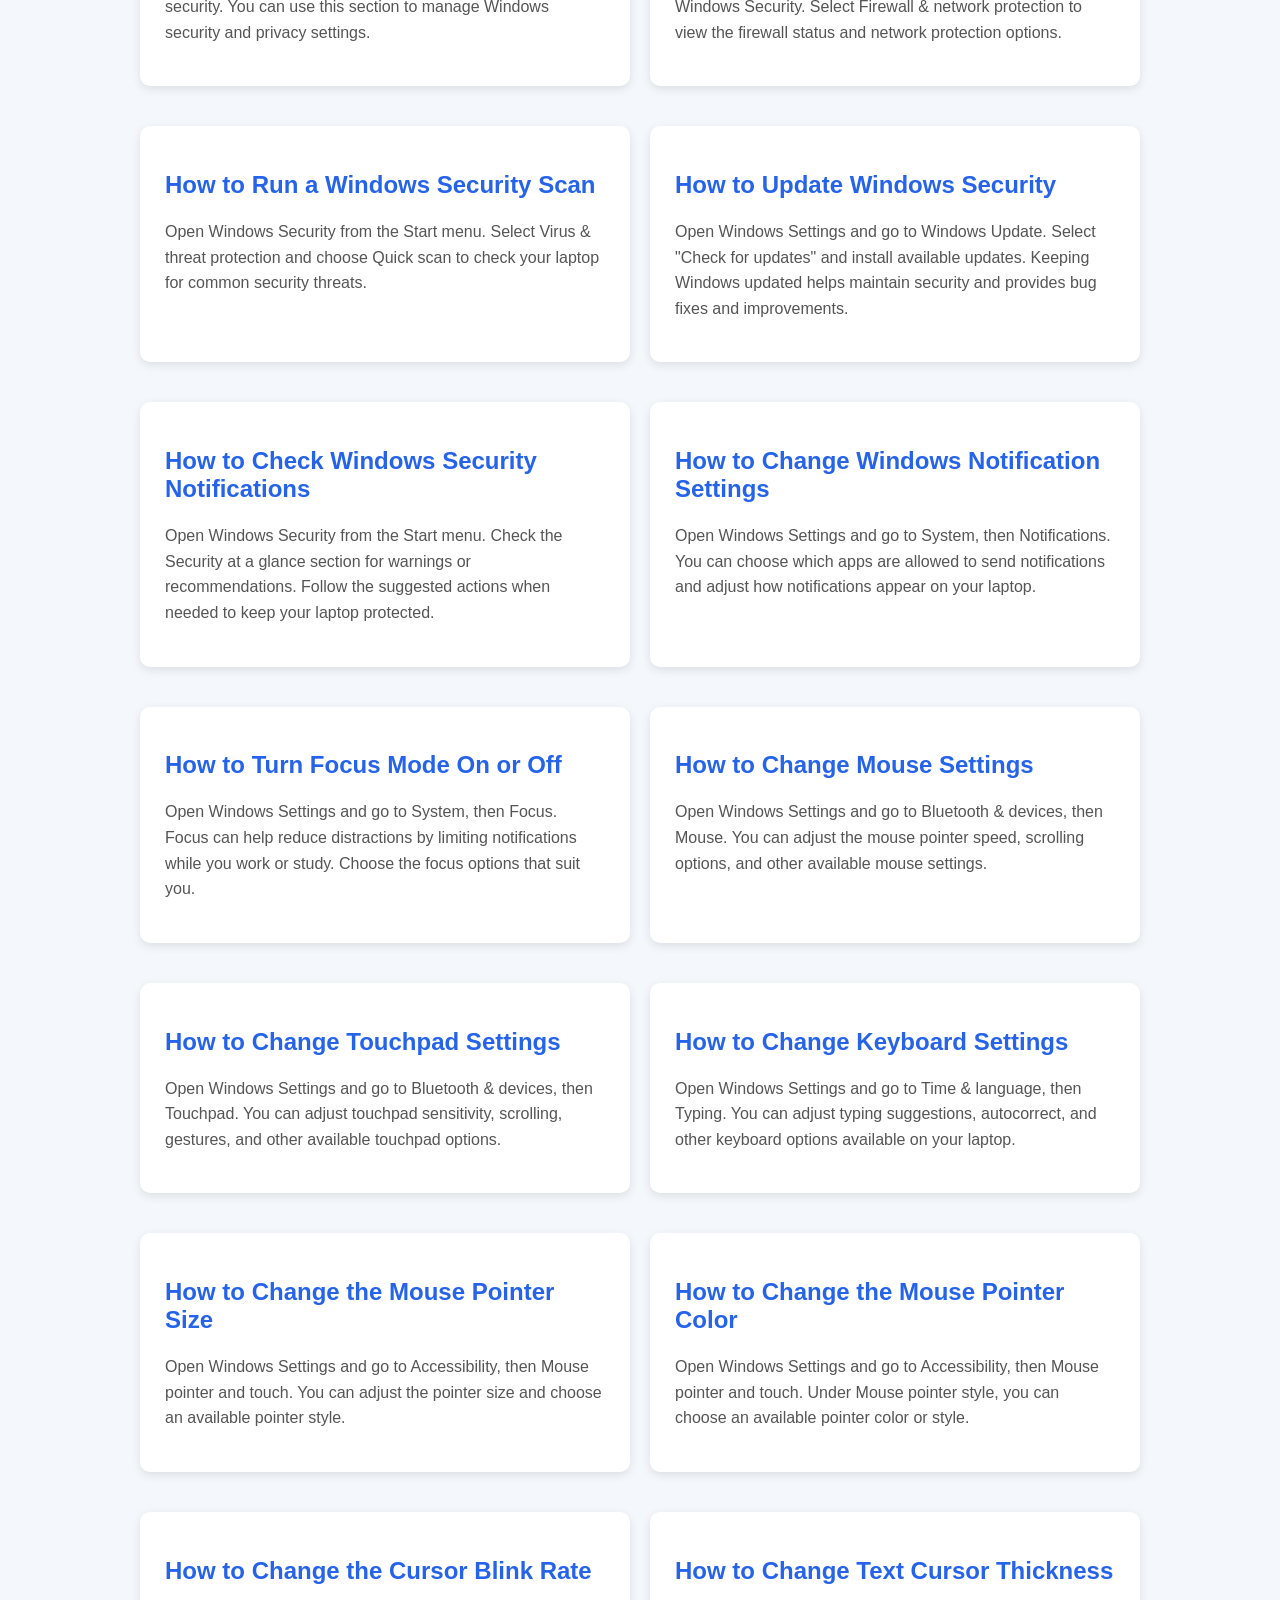
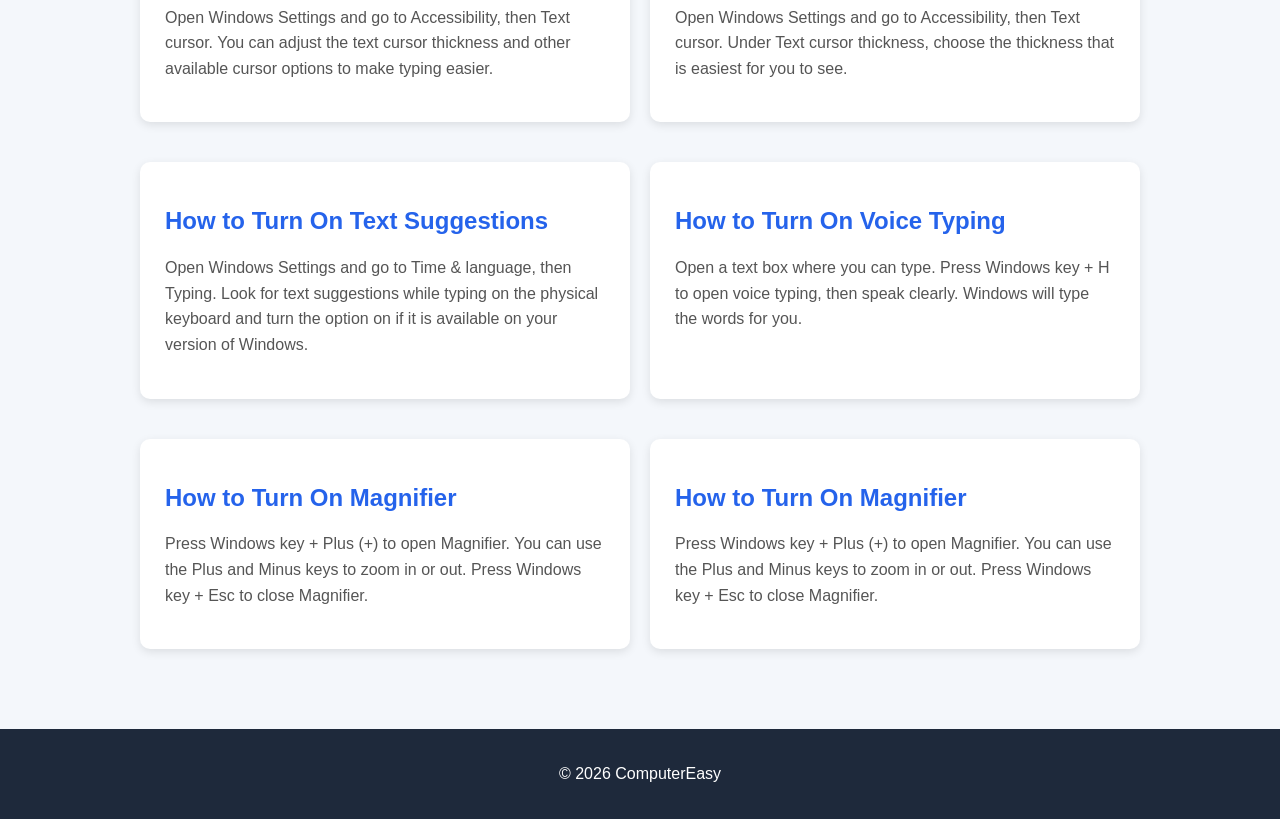
<file: laptop-tips.html>
<!DOCTYPE html>
<html>

<head>
    <title>Laptop Tips - ComputerEasy</title>
    <meta name="description" content="Learn useful laptop tips for beginners, including Wi-Fi, Bluetooth, files, storage, settings, troubleshooting, and everyday laptop tasks.">
    <link rel="icon" type="image/png" href="favicon.png">
    <link rel="stylesheet" href="style.css"> 
</head>

<body>

<header>
    <h1>Laptop Tips</h1>
    <p>Useful tips for using your laptop</p>
</header>

<nav>
    <a href="index.html">Home</a>
    <a href="windows.html">Windows</a>
    <a href="word.html">Microsoft Word</a>
    <a href="excel.html">Excel</a>
    <a href="powerpoint.html">PowerPoint</a>
    <a href="laptop-tips.html">Laptop Tips</a>
</nav>>

<main>

    <div class="card">
        <h2>Keep Your Laptop Updated</h2>
        <p>
            Keep Windows and your important software updated to get
            improvements, bug fixes, and security updates.
        </p>
    </div>

    <div class="card">
        <h2>Organize Your Files</h2>
        <p>
            Create folders and give your files clear names so you can
            find them easily later.
        </p>
    </div>

    <div class="card">
        <h2>Save Your Important Work</h2>
        <p>
            Keep copies of important documents and projects so you don't
            lose your work if something goes wrong.
        </p>
    </div>

    <div class="card">
        <h2>Learn Keyboard Shortcuts</h2>
        <p>
            Keyboard shortcuts such as Ctrl+C, Ctrl+V, and Ctrl+S
            can help you work faster.
        </p>
    </div>
    <div class="card">
    <h2>How to Check Your Laptop Battery</h2>
    <p>
        Look at the battery icon on the Windows taskbar to see your current
        battery level.
        You can click the icon to see more battery information and power options.
    </p>
</div>
<div class="card">
    <h2>How to Keep Your Laptop Cool</h2>
    <p>
        Keep the laptop on a hard, flat surface so air can flow through
        the ventilation openings.
        Avoid blocking the vents and keep dust away from them.
        This helps the laptop maintain normal operating temperatures.
    </p>
</div>
<div class="card">
    <h2>How to Improve Battery Life</h2>
    <p>
        Lower the screen brightness when you do not need a bright display.
        Close apps you are not using and turn off Bluetooth or Wi-Fi when
        they are not needed.
        Windows also provides battery-saving options that can help reduce
        power usage.
    </p>
</div>
<div class="card">
    <h2>How to Connect to Wi-Fi</h2>
    <p>
        Click the network icon on the Windows taskbar.
        Select the Wi-Fi network you want to use, click Connect,
        and enter the password if required.
        Once connected, you can use the internet on your laptop.
    </p>
</div>
<div class="card">
    <h2>How to Connect a Bluetooth Device</h2>
    <p>
        Open Windows Settings and select Bluetooth & devices.
        Turn on Bluetooth, then select Add device.
        Choose your Bluetooth device from the list and follow the instructions
        to connect it.
    </p>
</div>
<div class="card">
    <h2>How to Update Windows</h2>
    <p>
        Open Settings and select Windows Update.
        Click Check for updates to see if new updates are available.
        Installing updates can provide new features, bug fixes, and security improvements.
    </p>
</div>
<div class="card">
    <h2>How to Adjust Screen Brightness</h2>
    <p>
        Click the network, sound, or battery area on the Windows taskbar
        to open Quick Settings.
        Use the brightness slider to make the screen brighter or darker.
    </p>
</div>
<div class="card">
    <h2>How to Adjust Sound Volume</h2>
    <p>
        Click the speaker icon on the Windows taskbar.
        Use the volume slider to increase or decrease the sound.
        You can also select the arrow next to the volume control
        to choose a different audio output device.
    </p>
</div>
<div class="card">
    <h2>How to Connect an External Monitor</h2>
    <p>
        Connect the monitor to your laptop using a compatible video cable,
        such as HDMI.
        Turn on the monitor, then press Windows + P to choose how you want
        to use the screens, such as Duplicate or Extend.
    </p>
</div>
<div class="card">
    <h2>How to Connect a USB Device</h2>
    <p>
        Plug the USB device into an available USB port on your laptop.
        Windows will usually detect the device automatically.
        You can then open File Explorer to access files if the device
        is a storage device.
    </p>
</div>
<div class="card">
    <h2>How to Connect Headphones</h2>
    <p>
        Plug your headphones into the headphone jack on your laptop.
        If you are using Bluetooth headphones, turn on Bluetooth and
        pair the headphones through Windows Settings.
    </p>
</div>
<div class="card">
    <h2>How to Connect a Printer</h2>
    <p>
        Connect your printer to your laptop using a USB cable or Wi-Fi.
        Windows may install the printer automatically. You can also add
        the printer through Windows Settings if it is not detected.
    </p>
</div>
<div class="card">
    <h2>How to Connect an External Keyboard</h2>
    <p>
        Plug the keyboard into an available USB port on your laptop.
        Windows will usually detect it automatically, and you can start
        typing once it is connected.
    </p>
</div>
<div class="card">
    <h2>How to Connect a Mouse</h2>
    <p>
        Plug a USB mouse into an available USB port on your laptop.
        Windows will usually detect it automatically. If you are using
        a wireless mouse, connect its USB receiver or pair it through
        Bluetooth.
    </p>
</div>
<div class="card">
    <h2>How to Connect a USB Flash Drive</h2>
    <p>
        Insert the USB flash drive into an available USB port on your laptop.
        Windows will usually detect it automatically. Open File Explorer
        and select the USB drive to view or manage its files.
    </p>
</div>
<div class="card">
    <h2>How to Safely Remove a USB Device</h2>
    <p>
        Before removing a USB device, close any files you are using from it.
        Then open File Explorer, right-click the USB drive, and select
        "Eject". Once Windows says it is safe to remove the device,
        unplug it from the laptop.
    </p>
</div>
<div class="card">
    <h2>How to Check Your Laptop Storage</h2>
    <p>
        Open File Explorer and select "This PC". You can see the available
        storage space on your drives. If your storage is almost full,
        consider deleting unnecessary files or moving large files to
        another storage device.
    </p>
</div>
<div class="card">
    <h2>How to Check Your Laptop Specifications</h2>
    <p>
        Open Windows Settings and go to System, then About.
        You can see information such as your processor, installed RAM,
        system type, and Windows version.
    </p>
</div>
<div class="card">
    <h2>How to Change the Laptop Wallpaper</h2>
    <p>
        Right-click an empty area of the desktop and select "Personalize".
        Choose "Background" and select a picture, solid color, or slideshow
        to use as your desktop wallpaper.
    </p>
</div>
<div class="card">
    <h2>How to Change the Laptop Lock Screen</h2>
    <p>
        Open Windows Settings and select Personalization. Choose "Lock screen"
        and select a picture or slideshow that you want to display when your
        laptop is locked.
    </p>
</div>
<div class="card">
    <h2>How to Connect Your Laptop to a TV</h2>
    <p>
        Connect your laptop to the TV using an HDMI cable if your devices
        have compatible ports. Then select the correct HDMI input on the TV.
        Windows may automatically detect the second screen.
    </p>
</div>
<div class="card">
    <h2>How to Connect Your Laptop to a Projector</h2>
    <p>
        Connect the projector to your laptop using an HDMI cable or another
        compatible connection. Turn on the projector and select the correct
        input source. On Windows, press Windows + P to choose how you want
        the screen to appear.
    </p>
</div>
<div class="card">
    <h2>How to Connect Your Laptop to a Second Monitor</h2>
    <p>
        Connect the second monitor using a compatible HDMI, DisplayPort,
        USB-C, or other supported connection. Then press Windows + P and
        choose whether to duplicate or extend your display.
    </p>
</div>
<div class="card">
    <h2>How to Adjust Display Settings</h2>
    <p>
        Open Windows Settings and go to System, then Display. From there,
        you can change the screen resolution, scale, orientation, and
        display settings for connected monitors.
    </p>
</div>
<div class="card">
    <h2>How to Change the Screen Resolution</h2>
    <p>
        Open Windows Settings and go to System, then Display. Find the
        Display resolution option and choose the resolution you want.
        Windows may recommend the best resolution for your screen.
    </p>
</div>
<div class="card">
    <h2>How to Change the Screen Orientation</h2>
    <p>
        Open Windows Settings and go to System, then Display. Find the
        Display orientation option and choose Landscape, Portrait, or
        another available orientation. Confirm the change when prompted.
    </p>
</div>
<div class="card">
    <h2>How to Turn Night Light On</h2>
    <p>
        Open Windows Settings and go to System, then Display.
        Turn on the Night light option to make the screen colors warmer,
        which can be more comfortable for your eyes in the evening.
    </p>
</div>
<div class="card">
    <h2>How to Check Windows Updates</h2>
    <p>
        Open Windows Settings and select Windows Update.
        Click "Check for updates" to see whether updates are available.
        Install updates when appropriate and restart your laptop if Windows
        asks you to.
    </p>
</div>
<div class="card">
    <h2>How to Restart Your Laptop</h2>
    <p>
        Save your work first. Then open the Start menu, select the Power
        button, and choose "Restart". Your laptop will close running
        programs and start Windows again.
    </p>
</div>
<div class="card">
    <h2>How to Sign Out of Windows</h2>
    <p>
        Save your work first. Open the Start menu, select your account
        picture or name, and choose "Sign out". Windows will close your
        session and return to the sign-in screen.
    </p>
</div>
<div class="card">
    <h2>How to Change the Windows Date and Time</h2>
    <p>
        Open Windows Settings and go to Time & language, then Date & time.
        From there, you can adjust the time zone and date and time settings.
        Windows can also set the time automatically.
    </p>
</div>
<div class="card">
    <h2>How to Change the Windows Language</h2>
    <p>
        Open Windows Settings and go to Time & language, then Language &
        region. From there, you can add another language and choose your
        preferred Windows language and keyboard layout.
    </p>
</div>
<div class="card">
    <h2>How to Connect to a Mobile Hotspot</h2>
    <p>
        Turn on the mobile hotspot on your phone. On your laptop, open
        Windows Wi-Fi settings, select your phone's hotspot name, and enter
        the hotspot password to connect to the internet.
    </p>
</div>
<div class="card">
    <h2>How to Turn Wi-Fi On or Off</h2>
    <p>
        Open the Windows Quick Settings panel from the taskbar and select
        the Wi-Fi button. You can turn Wi-Fi on or off and choose a
        network to connect to.
    </p>
</div>
<div class="card">
    <h2>How to Turn Bluetooth On or Off</h2>
    <p>
        Open Windows Quick Settings and select the Bluetooth button.
        You can turn Bluetooth on or off and connect compatible wireless
        devices through Windows Bluetooth settings.
    </p>
</div>
<div class="card">
    <h2>How to Connect a Bluetooth Speaker</h2>
    <p>
        Turn on your Bluetooth speaker and put it into pairing mode.
        Open Windows Bluetooth settings, select "Add device", choose
        Bluetooth, and select your speaker from the list.
    </p>
</div>
<div class="card">
    <h2>How to Disconnect a Bluetooth Device</h2>
    <p>
        Open Windows Settings and go to Bluetooth & devices.
        Find the connected device and select "Disconnect" to temporarily
        disconnect it from your laptop.
    </p>
</div>
<div class="card">
    <h2>How to Forget a Bluetooth Device</h2>
    <p>
        Open Windows Settings and go to Bluetooth & devices.
        Find the device you no longer want to use, select the options
        next to it, and choose "Remove device". You can pair it again later
        if needed.
    </p>
</div>
<div class="card">
    <h2>How to Check Your Internet Connection</h2>
    <p>
        Open your web browser and visit a website to check whether the
        internet is working. You can also open Windows Settings, go to
        Network & internet, and check the connection status.
    </p>
</div>
<div class="card">
    <h2>How to Troubleshoot Wi-Fi Problems</h2>
    <p>
        If your Wi-Fi is not working, first check that Wi-Fi is turned on.
        Make sure you are connected to the correct network. You can also
        restart your laptop and router, then try connecting again.
    </p>
</div>
<div class="card">
    <h2>How to Restart Your Wi-Fi Router</h2>
    <p>
        If your internet connection is not working, turn off your Wi-Fi
        router and wait for a short time. Turn it back on and wait for the
        connection lights to return to normal. Then try connecting your
        laptop again.
    </p>
</div>
<div class="card">
    <h2>How to Forget a Wi-Fi Network</h2>
    <p>
        Open Windows Settings and go to Network & internet, then Wi-Fi.
        Select Manage known networks, choose the Wi-Fi network, and select
        "Forget". You can connect to the network again later by entering
        its password.
    </p>
</div>
<div class="card">
    <h2>How to Turn Airplane Mode On or Off</h2>
    <p>
        Open Windows Quick Settings from the taskbar and select
        Airplane mode. When Airplane mode is turned on, wireless
        connections such as Wi-Fi and Bluetooth may be turned off.
        Turn it off when you want to reconnect.
    </p>
</div>
<div class="card">
    <h2>How to Check Your Laptop's Network Settings</h2>
    <p>
        Open Windows Settings and go to Network & internet.
        You can view your Wi-Fi or Ethernet connection, network status,
        and other network settings from this section.
    </p>
</div>
<div class="card">
    <h2>How to Use Ethernet on a Laptop</h2>
    <p>
        Connect an Ethernet cable from your router to the Ethernet port
        on your laptop. Windows will usually detect the connection
        automatically. You can check the connection under Network &
        internet settings.
    </p>
</div>
<div class="card">
    <h2>How to Check Your Laptop's IP Address</h2>
    <p>
        Open Windows Settings and go to Network & internet. Select your
        active connection and open its properties. You can find the
        laptop's IP address in the network information.
    </p>
</div>
<div class="card">
    <h2>How to Check Your Internet Speed</h2>
    <p>
        Open your web browser and use a trusted internet speed test website.
        Start the test to check your download speed, upload speed, and
        connection response time.
    </p>
</div>
<div class="card">
    <h2>How to Clear Your Browser Cache</h2>
    <p>
        Open your browser settings and find the privacy or browsing data
        section. Choose cached images and files, then clear the selected
        data. This can sometimes help when websites are not loading
        correctly.
    </p>
</div>
<div class="card">
    <h2>How to Download a File Safely</h2>
    <p>
        Download files only from websites you trust. Check the file name
        and type before opening it. Avoid downloading unknown programs or
        files from suspicious websites.
    </p>
</div>
<div class="card">
    <h2>How to Upload a File to a Website</h2>
    <p>
        Open the website and look for an "Upload" or "Choose File" button.
        Select the file from File Explorer and confirm the upload.
        Wait until the website shows that the upload is complete.
    </p>
</div><div class="card">
    <h2>How to Find Your Downloads</h2>
    <p>
        Open File Explorer and select the "Downloads" folder from the
        left side. Files downloaded from your browser are usually saved
        there unless you have chosen a different download location.
    </p>
</div>
<div class="card">
    <h2>How to Open a Downloaded File</h2>
    <p>
        Open File Explorer and go to the Downloads folder. Find the file
        you downloaded and double-click it to open it. Only open files
        from sources you trust.
    </p>
</div>
<div class="card">
    <h2>How to Create a ZIP File</h2>
    <p>
        Select the file or folder you want to compress. Right-click it,
        choose "Compress to ZIP file", and Windows will create a ZIP file
        in the same location.
    </p>
</div>
<div class="card">
    <h2>How to Extract a ZIP File</h2>
    <p>
        Find the ZIP file in File Explorer and right-click it.
        Select "Extract All", choose where you want the files to be saved,
        and select "Extract". Windows will create a folder containing
        the extracted files.
    </p>
</div>
<div class="card">
    <h2>How to Rename a ZIP File</h2>
    <p>
        Find the ZIP file in File Explorer, right-click it, and select
        "Rename". Type the new name and press Enter. Keep the ".zip"
        file extension unchanged.
    </p>
</div>
<div class="card">
    <h2>How to Search for Files Quickly</h2>
    <p>
        Open File Explorer and select the folder or drive where you want
        to search. Use the search box in the top-right corner and type
        the file name or part of the name. Windows will show matching files.
    </p>
</div>
<div class="card">
    <h2>How to Check File Properties</h2>
    <p>
        Find the file in File Explorer, right-click it, and select
        "Properties". You can see information such as the file type,
        location, size, and date modified.
    </p>
</div>
<div class="card">
    <h2>How to Show Hidden Files</h2>
    <p>
        Open File Explorer and select View, then Show, and enable
        "Hidden items". Hidden files and folders will then appear in
        File Explorer. Be careful when changing or deleting hidden files.
    </p>
</div>
<div class="card">
    <h2>How to Change the Default App for a File</h2>
    <p>
        Right-click a file and select "Open with". Choose the app you want
        to use and, if available, select the option to always use that app
        for this type of file.
    </p>
</div>
<div class="card">
    <h2>How to Change the Default Browser</h2>
    <p>
        Open Windows Settings and go to Apps, then Default apps.
        Select the web browser you want to use and set it as the default
        browser for opening web links.
    </p>
</div>
<div class="card">
    <h2>How to Uninstall an App</h2>
    <p>
        Open Windows Settings and go to Apps, then Installed apps.
        Find the app you want to remove, select the options next to it,
        and choose "Uninstall". Follow the instructions shown on screen.
    </p>
</div>
<div class="card">
    <h2>How to Install an App</h2>
    <p>
        Download apps from trusted sources such as the Microsoft Store or
        the software developer's official website. Follow the installation
        instructions and review the options before completing the setup.
    </p>
</div>
<div class="card">
    <h2>How to Update an Installed App</h2>
    <p>
        Open the Microsoft Store or the app's official update section.
        Check for available updates and install them. Keeping apps updated
        can provide new features, bug fixes, and security improvements.
    </p>
</div>
<div class="card">
    <h2>How to Check Available RAM</h2>
    <p>
        Open Windows Settings and go to System, then About.
        Look for "Installed RAM" to see how much memory your laptop has.
        RAM helps your laptop run multiple programs at the same time.
    </p>
</div>
<div class="card">
    <h2>How to Check Your Laptop's Processor</h2>
    <p>
        Open Windows Settings and go to System, then About.
        Look for the "Processor" section to see information about your
        laptop's CPU.
    </p>
</div>
<div class="card">
    <h2>How to Check Your Laptop's Windows Version</h2>
    <p>
        Open Windows Settings and go to System, then About.
        Look under "Windows specifications" to see the Windows edition,
        version, and build information.
    </p>
</div>
<div class="card">
    <h2>How to Check Your Laptop's System Type</h2>
    <p>
        Open Windows Settings and go to System, then About.
        Look for "System type" to see whether your Windows installation
        is 64-bit or 32-bit.
    </p>
</div>
<div class="card">
    <h2>How to Check Your Laptop's Graphics Card</h2>
    <p>
        Open Windows Settings and go to System, then Display.
        Select "Advanced display" to view display information. You can also
        use Device Manager and expand "Display adapters" to see the graphics
        hardware installed on your laptop.
    </p>
</div>
<div class="card">
    <h2>How to Check Your Laptop's Sound Device</h2>
    <p>
        Open Windows Settings and go to System, then Sound.
        Under the output section, you can see the speakers or headphones
        currently selected for audio.
    </p>
</div>
<div class="card">
    <h2>How to Troubleshoot Sound Problems</h2>
    <p>
        Check that your laptop is not muted and that the correct output
        device is selected. Open Windows Settings, go to System, then Sound,
        and check the volume and output device. You can also restart the
        laptop and try again.
    </p>
</div>
<div class="card">
    <h2>How to Troubleshoot Keyboard Problems</h2>
    <p>
        If your keyboard is not working, check that it is connected properly.
        For a wireless keyboard, make sure it has power and is connected.
        You can also restart your laptop and test the keyboard again.
    </p>
</div>
<div class="card">
    <h2>How to Troubleshoot Mouse or Touchpad Problems</h2>
    <p>
        If your mouse or touchpad is not working, check that the mouse is
        connected properly and that its battery has power if it is wireless.
        You can also open Windows Settings, go to Bluetooth & devices,
        and check the connected device settings.
    </p>
</div>
<div class="card">
    <h2>How to Troubleshoot a Slow Laptop</h2>
    <p>
        If your laptop feels slow, close programs you are not using and
        restart the laptop. Check available storage space and install
        available Windows and app updates. You can also use Task Manager
        to see which programs are using a lot of system resources.
    </p>
</div>
<div class="card">
    <h2>How to Free Up Storage Space</h2>
    <p>
        Open Windows Settings and go to System, then Storage.
        Review the storage categories and remove files or apps you no longer
        need. You can also empty the Recycle Bin to free additional space.
    </p>
</div>
<div class="card">
    <h2>How to Empty the Recycle Bin</h2>
    <p>
        Open the Recycle Bin from your desktop. Review the files inside
        carefully, then right-click an empty area and select "Empty Recycle
        Bin" to permanently remove the items.
    </p>
</div>
<div class="card">
    <h2>How to Restore a File from the Recycle Bin</h2>
    <p>
        Open the Recycle Bin and find the file you want to recover.
        Right-click the file and select "Restore". Windows will return
        the file to its original location.
    </p>
</div>
<div class="card">
    <h2>How to Create a Desktop Folder</h2>
    <p>
        Right-click an empty area on the desktop and select New, then
        Folder. Type a name for the folder and press Enter. You can use
        desktop folders to organize frequently used files.
    </p>
</div>
<div class="card">
    <h2>How to Create a Desktop Shortcut</h2>
    <p>
        Find the app or file you want to access quickly. Right-click it,
        select "Show more options" if needed, then choose Send to and
        select "Desktop (create shortcut)".
    </p>
</div>
<div class="card">
    <h2>How to Pin an App to the Taskbar</h2>
    <p>
        Open the Start menu and find the app you want to pin.
        Right-click the app and select "Pin to taskbar". The app will then
        appear on the taskbar for quick access.
    </p>
</div>
<div class="card">
    <h2>How to Pin a Website to the Taskbar</h2>
    <p>
        Open the website in your browser and use the browser's menu to look
        for an option such as "Create shortcut" or "Install app".
        Follow the instructions to create quick access to the website.
    </p>
</div>
<div class="card">
    <h2>How to Use the Windows Search Box</h2>
    <p>
        Select the Search button on the Windows taskbar and type the name
        of an app, file, setting, or other item you want to find.
        Select the result you need from the search results.
    </p>
</div>
<div class="card">
    <h2>How to Open Settings Quickly</h2>
    <p>
        Press Windows + I on your keyboard to open Windows Settings
        quickly. You can use Settings to manage your display, sound,
        network, apps, accounts, and other Windows options.
    </p>
</div>
<div class="card">
    <h2>How to Open File Explorer Quickly</h2>
    <p>
        Press Windows + E on your keyboard to open File Explorer quickly.
        You can use File Explorer to browse, organize, copy, move, and
        manage files and folders on your laptop.
    </p>
</div>
<div class="card">
    <h2>How to Open Task Manager Quickly</h2>
    <p>
        Press Ctrl + Shift + Esc on your keyboard to open Task Manager.
        You can use it to view running apps and check CPU, memory, disk,
        and network usage.
    </p>
</div>
<div class="card">
    <h2>How to Lock Your Laptop Quickly</h2>
    <p>
        Press Windows + L on your keyboard to lock your laptop immediately.
        You will need to sign in again to access your Windows account.
    </p>
</div>
<div class="card">
    <h2>How to Open the Run Dialog</h2>
    <p>
        Press Windows + R on your keyboard to open the Run dialog.
        You can type commands or the names of programs and folders to
        open them quickly.
    </p>
</div>
<div class="card">
    <h2>How to Open Windows Security</h2>
    <p>
        Press Windows + I to open Settings, then select Privacy & security.
        You can use this section to manage Windows security and privacy
        settings.
    </p>
</div>
<div class="card">
    <h2>How to Check Windows Firewall</h2>
    <p>
        Open Windows Settings and go to Privacy & security, then Windows
        Security. Select Firewall & network protection to view the firewall
        status and network protection options.
    </p>
</div>
<div class="card">
    <h2>How to Run a Windows Security Scan</h2>
    <p>
        Open Windows Security from the Start menu. Select Virus & threat
        protection and choose Quick scan to check your laptop for common
        security threats.
    </p>
</div>
<div class="card">
    <h2>How to Update Windows Security</h2>
    <p>
        Open Windows Settings and go to Windows Update. Select "Check for
        updates" and install available updates. Keeping Windows updated
        helps maintain security and provides bug fixes and improvements.
    </p>
</div>
<div class="card">
    <h2>How to Check Windows Security Notifications</h2>
    <p>
        Open Windows Security from the Start menu. Check the Security at a
        glance section for warnings or recommendations. Follow the suggested
        actions when needed to keep your laptop protected.
    </p>
</div>
<div class="card">
    <h2>How to Change Windows Notification Settings</h2>
    <p>
        Open Windows Settings and go to System, then Notifications.
        You can choose which apps are allowed to send notifications and
        adjust how notifications appear on your laptop.
    </p>
</div>
<div class="card">
    <h2>How to Turn Focus Mode On or Off</h2>
    <p>
        Open Windows Settings and go to System, then Focus.
        Focus can help reduce distractions by limiting notifications while
        you work or study. Choose the focus options that suit you.
    </p>
</div>
<div class="card">
    <h2>How to Change Mouse Settings</h2>
    <p>
        Open Windows Settings and go to Bluetooth & devices, then Mouse.
        You can adjust the mouse pointer speed, scrolling options, and
        other available mouse settings.
    </p>
</div>
<div class="card">
    <h2>How to Change Touchpad Settings</h2>
    <p>
        Open Windows Settings and go to Bluetooth & devices, then Touchpad.
        You can adjust touchpad sensitivity, scrolling, gestures, and other
        available touchpad options.
    </p>
</div>
<div class="card">
    <h2>How to Change Keyboard Settings</h2>
    <p>
        Open Windows Settings and go to Time & language, then Typing.
        You can adjust typing suggestions, autocorrect, and other keyboard
        options available on your laptop.
    </p>
</div>
<div class="card">
    <h2>How to Change the Mouse Pointer Size</h2>
    <p>
        Open Windows Settings and go to Accessibility, then Mouse pointer
        and touch. You can adjust the pointer size and choose an available
        pointer style.
    </p>
</div>
<div class="card">
    <h2>How to Change the Mouse Pointer Color</h2>
    <p>
        Open Windows Settings and go to Accessibility, then Mouse pointer
        and touch. Under Mouse pointer style, you can choose an available
        pointer color or style.
    </p>
</div>
<div class="card">
    <h2>How to Change the Cursor Blink Rate</h2>
    <p>
        Open Windows Settings and go to Accessibility, then Text cursor.
        You can adjust the text cursor thickness and other available cursor
        options to make typing easier.
    </p>
</div>
<div class="card">
    <h2>How to Change Text Cursor Thickness</h2>
    <p>
        Open Windows Settings and go to Accessibility, then Text cursor.
        Under Text cursor thickness, choose the thickness that is easiest
        for you to see.
    </p>
</div>
<div class="card">
    <h2>How to Turn On Text Suggestions</h2>
    <p>
        Open Windows Settings and go to Time & language, then Typing.
        Look for text suggestions while typing on the physical keyboard
        and turn the option on if it is available on your version of Windows.
    </p>
</div>
<div class="card">
    <h2>How to Turn On Voice Typing</h2>
    <p>
        Open a text box where you can type. Press Windows key + H to open
        voice typing, then speak clearly. Windows will type the words for you.
    </p>
</div>
<div class="card">
    <h2>How to Turn On Magnifier</h2>
    <p>
        Press Windows key + Plus (+) to open Magnifier. You can use the
        Plus and Minus keys to zoom in or out. Press Windows key + Esc
        to close Magnifier.
    </p>
</div>
<div class="card">
    <h2>How to Turn On Magnifier</h2>
    <p>
        Press Windows key + Plus (+) to open Magnifier. You can use the
        Plus and Minus keys to zoom in or out. Press Windows key + Esc
        to close Magnifier.
    </p>
</div>

</main>

<footer>
    <p>© 2026 ComputerEasy</p>
</footer>

</body>

</html>
</file>
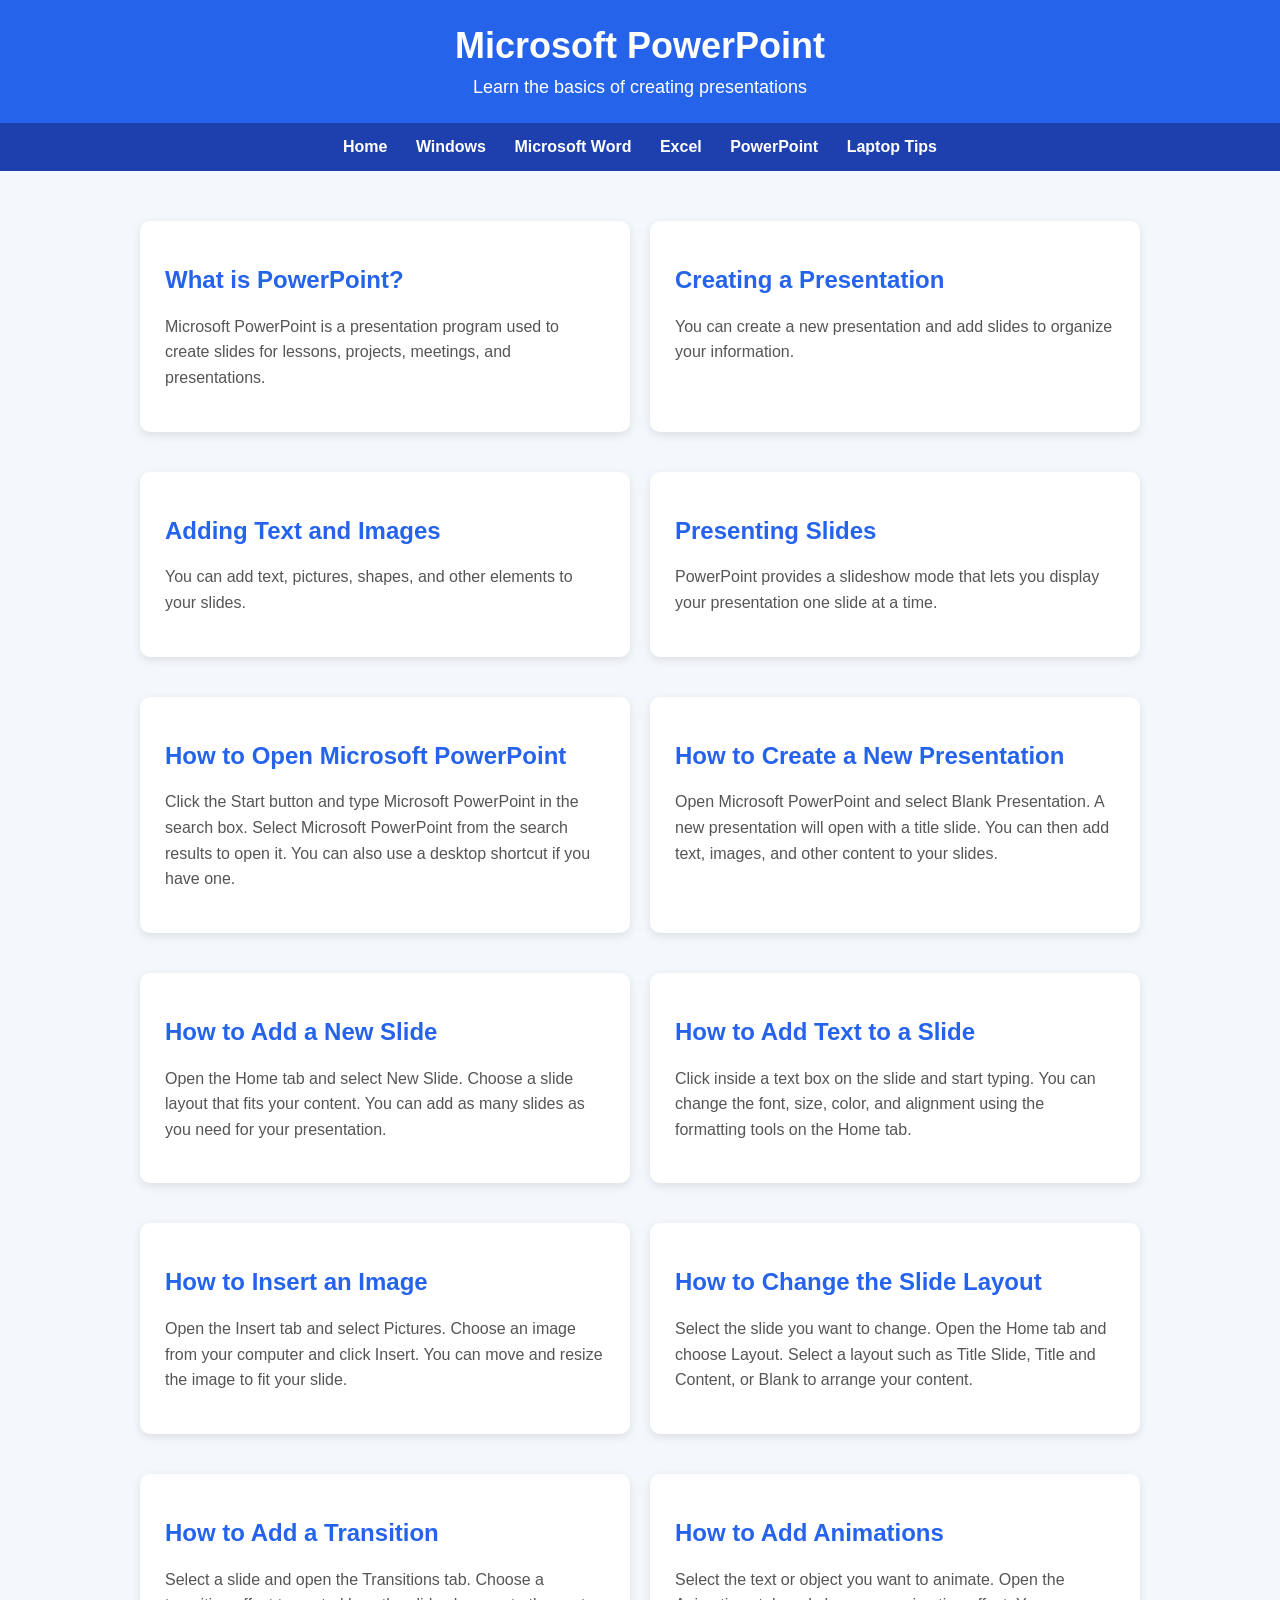
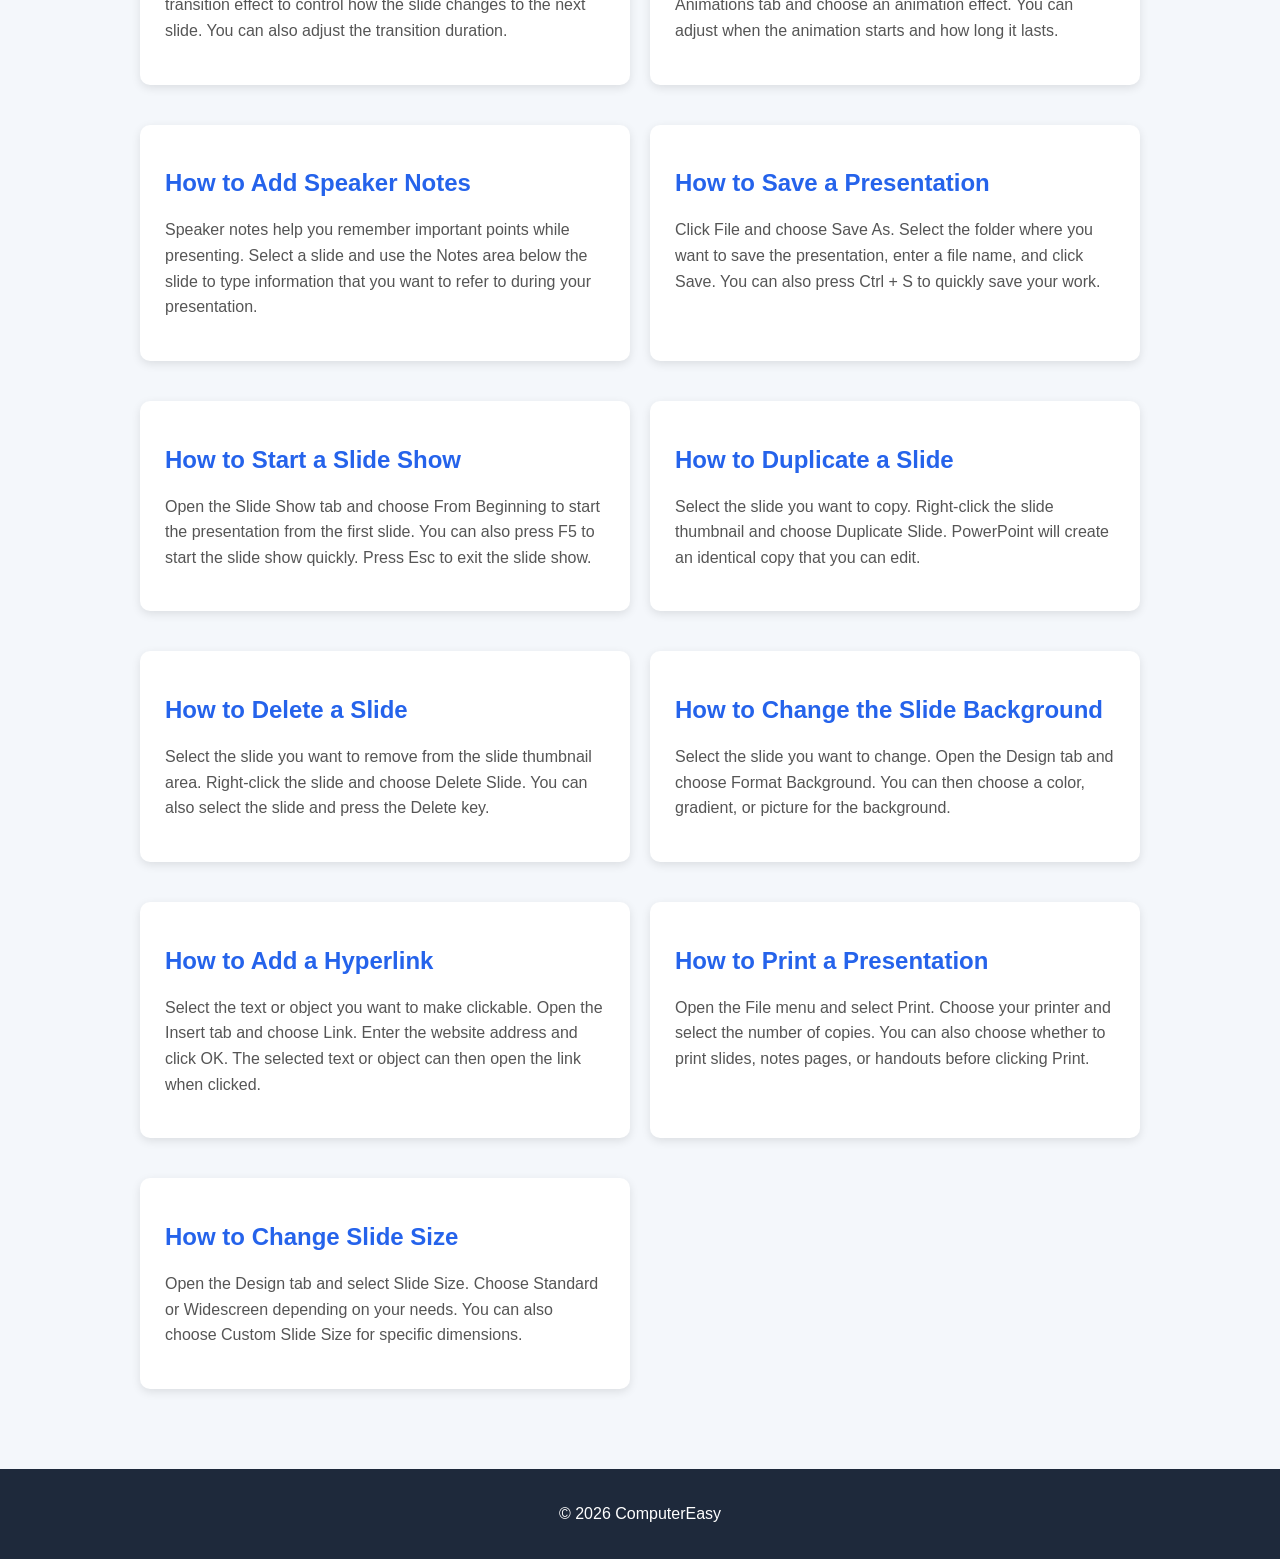
<file: powerpoint.html>
<!DOCTYPE html>
<html>

<head>
    <title>PowerPoint Tutorials - ComputerEasy</title>
    <meta name="description" content="Learn Microsoft PowerPoint with simple tutorials for beginners, including slides, text, images, transitions, animations, and presentations.">
    <link rel="icon" type="image/png" href="favicon.png">
    <link rel="stylesheet" href="style.css">    
</head>

<body>

<header>
    <h1>Microsoft PowerPoint</h1>
    <p>Learn the basics of creating presentations</p>
</header>

<nav>
    <a href="index.html">Home</a>
    <a href="windows.html">Windows</a>
    <a href="word.html">Microsoft Word</a>
    <a href="excel.html">Excel</a>
    <a href="powerpoint.html">PowerPoint</a>
    <a href="laptop-tips.html">Laptop Tips</a>
</nav>

<main>

    <div class="card">
        <h2>What is PowerPoint?</h2>
        <p>
            Microsoft PowerPoint is a presentation program used to create
            slides for lessons, projects, meetings, and presentations.
        </p>
    </div>

    <div class="card">
        <h2>Creating a Presentation</h2>
        <p>
            You can create a new presentation and add slides to organize
            your information.
        </p>
    </div>

    <div class="card">
        <h2>Adding Text and Images</h2>
        <p>
            You can add text, pictures, shapes, and other elements
            to your slides.
        </p>
    </div>

    <div class="card">
        <h2>Presenting Slides</h2>
        <p>
            PowerPoint provides a slideshow mode that lets you display
            your presentation one slide at a time.
        </p>
    </div>
    <div class="card">
    <h2>How to Open Microsoft PowerPoint</h2>
    <p>
        Click the Start button and type Microsoft PowerPoint in the search box.
        Select Microsoft PowerPoint from the search results to open it.
        You can also use a desktop shortcut if you have one.
    </p>
</div>
<div class="card">
    <h2>How to Create a New Presentation</h2>
    <p>
        Open Microsoft PowerPoint and select Blank Presentation.
        A new presentation will open with a title slide.
        You can then add text, images, and other content to your slides.
    </p>
</div>
<div class="card">
    <h2>How to Add a New Slide</h2>
    <p>
        Open the Home tab and select New Slide.
        Choose a slide layout that fits your content.
        You can add as many slides as you need for your presentation.
    </p>
</div>
<div class="card">
    <h2>How to Add Text to a Slide</h2>
    <p>
        Click inside a text box on the slide and start typing.
        You can change the font, size, color, and alignment using
        the formatting tools on the Home tab.
    </p>
</div>
<div class="card">
    <h2>How to Insert an Image</h2>
    <p>
        Open the Insert tab and select Pictures.
        Choose an image from your computer and click Insert.
        You can move and resize the image to fit your slide.
    </p>
</div>
<div class="card">
    <h2>How to Change the Slide Layout</h2>
    <p>
        Select the slide you want to change.
        Open the Home tab and choose Layout.
        Select a layout such as Title Slide, Title and Content,
        or Blank to arrange your content.
    </p>
</div>
<div class="card">
    <h2>How to Add a Transition</h2>
    <p>
        Select a slide and open the Transitions tab.
        Choose a transition effect to control how the slide changes
        to the next slide.
        You can also adjust the transition duration.
    </p>
</div>
<div class="card">
    <h2>How to Add Animations</h2>
    <p>
        Select the text or object you want to animate.
        Open the Animations tab and choose an animation effect.
        You can adjust when the animation starts and how long it lasts.
    </p>
</div>
<div class="card">
    <h2>How to Add Speaker Notes</h2>
    <p>
        Speaker notes help you remember important points while presenting.
        Select a slide and use the Notes area below the slide to type
        information that you want to refer to during your presentation.
    </p>
</div>
<div class="card">
    <h2>How to Save a Presentation</h2>
    <p>
        Click File and choose Save As.
        Select the folder where you want to save the presentation,
        enter a file name, and click Save.
        You can also press Ctrl + S to quickly save your work.
    </p>
</div>
<div class="card">
    <h2>How to Start a Slide Show</h2>
    <p>
        Open the Slide Show tab and choose From Beginning
        to start the presentation from the first slide.
        You can also press F5 to start the slide show quickly.
        Press Esc to exit the slide show.
    </p>
</div>
<div class="card">
    <h2>How to Duplicate a Slide</h2>
    <p>
        Select the slide you want to copy.
        Right-click the slide thumbnail and choose Duplicate Slide.
        PowerPoint will create an identical copy that you can edit.
    </p>
</div>
<div class="card">
    <h2>How to Delete a Slide</h2>
    <p>
        Select the slide you want to remove from the slide thumbnail area.
        Right-click the slide and choose Delete Slide.
        You can also select the slide and press the Delete key.
    </p>
</div>
<div class="card">
    <h2>How to Change the Slide Background</h2>
    <p>
        Select the slide you want to change.
        Open the Design tab and choose Format Background.
        You can then choose a color, gradient, or picture for the background.
    </p>
</div>
<div class="card">
    <h2>How to Add a Hyperlink</h2>
    <p>
        Select the text or object you want to make clickable.
        Open the Insert tab and choose Link.
        Enter the website address and click OK.
        The selected text or object can then open the link when clicked.
    </p>
</div>
<div class="card">
    <h2>How to Print a Presentation</h2>
    <p>
        Open the File menu and select Print.
        Choose your printer and select the number of copies.
        You can also choose whether to print slides, notes pages,
        or handouts before clicking Print.
    </p>
</div>
<div class="card">
    <h2>How to Change Slide Size</h2>
    <p>
        Open the Design tab and select Slide Size.
        Choose Standard or Widescreen depending on your needs.
        You can also choose Custom Slide Size for specific dimensions.
    </p>
</div>

</main>

<footer>
    <p>© 2026 ComputerEasy</p>
</footer>

</body>

</html>
</file>
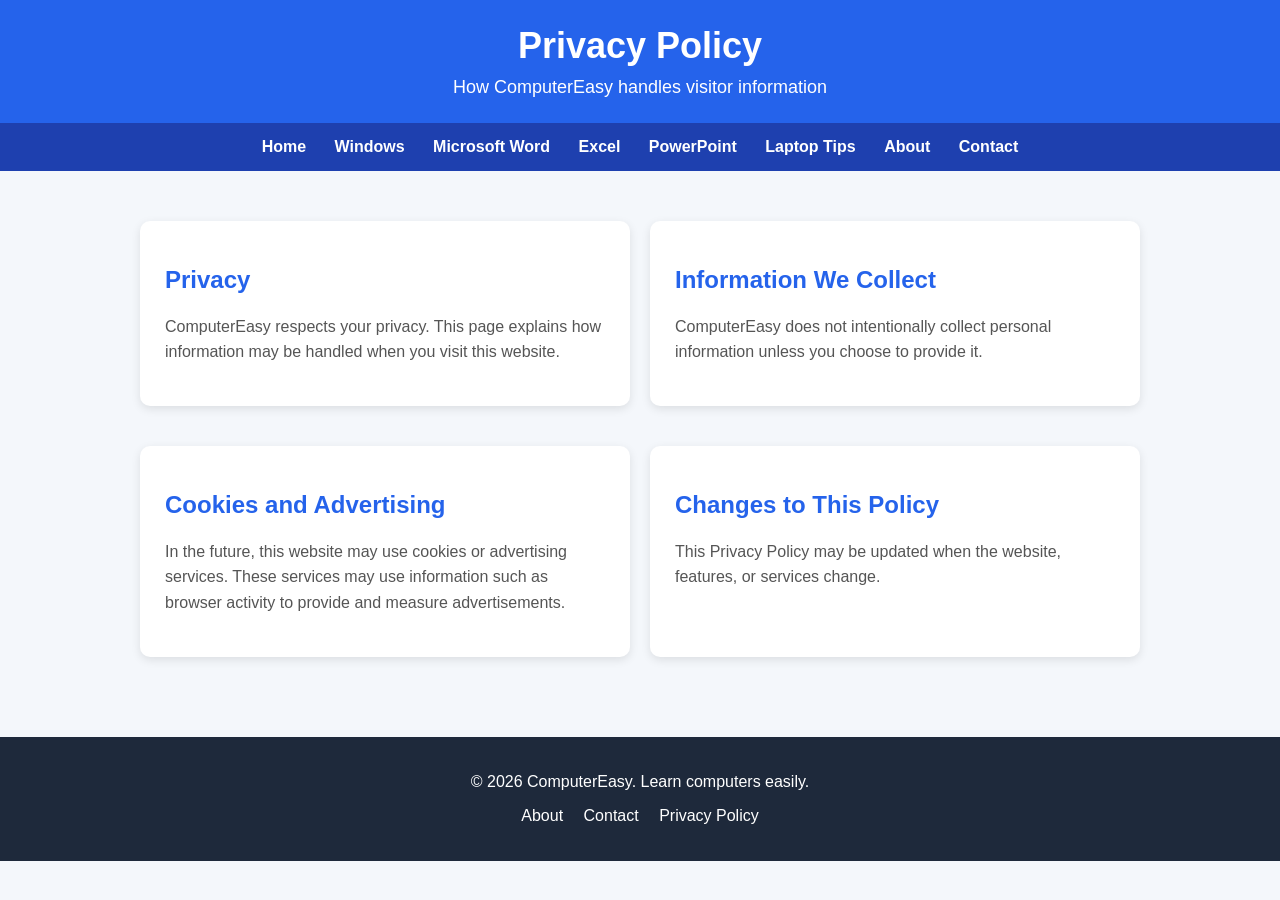
<file: privacy.html>
<!DOCTYPE html>
<html>

<head>
    <title>Privacy Policy - ComputerEasy</title>
    <meta name="description" content="Read the ComputerEasy Privacy Policy to learn how information, cookies, and advertising may be handled on this website.">
    <link rel="icon" type="image/png" href="favicon.png">
    <link rel="stylesheet" href="style.css">
</head>

<body>

<header>
    <h1>Privacy Policy</h1>
    <p>How ComputerEasy handles visitor information</p>
</header>

<nav>
    <a href="index.html">Home</a>
    <a href="windows.html">Windows</a>
    <a href="word.html">Microsoft Word</a>
    <a href="excel.html">Excel</a>
    <a href="powerpoint.html">PowerPoint</a>
    <a href="laptop-tips.html">Laptop Tips</a>
    <a href="about.html">About</a>
    <a href="contact.html">Contact</a>
</nav>

<main>

    <div class="card">
        <h2>Privacy</h2>
        <p>
            ComputerEasy respects your privacy. This page explains
            how information may be handled when you visit this website.
        </p>
    </div>

    <div class="card">
        <h2>Information We Collect</h2>
        <p>
            ComputerEasy does not intentionally collect personal
            information unless you choose to provide it.
        </p>
    </div>

    <div class="card">
        <h2>Cookies and Advertising</h2>
        <p>
            In the future, this website may use cookies or advertising
            services. These services may use information such as
            browser activity to provide and measure advertisements.
        </p>
    </div>

    <div class="card">
        <h2>Changes to This Policy</h2>
        <p>
            This Privacy Policy may be updated when the website,
            features, or services change.
        </p>
    </div>

</main>

<footer>
    <p>© 2026 ComputerEasy. Learn computers easily.</p>

    <p>
        <a href="about.html">About</a>
        <a href="contact.html">Contact</a>
        <a href="privacy.html">Privacy Policy</a>
    </p>
</footer>

</body>

</html>
</file>
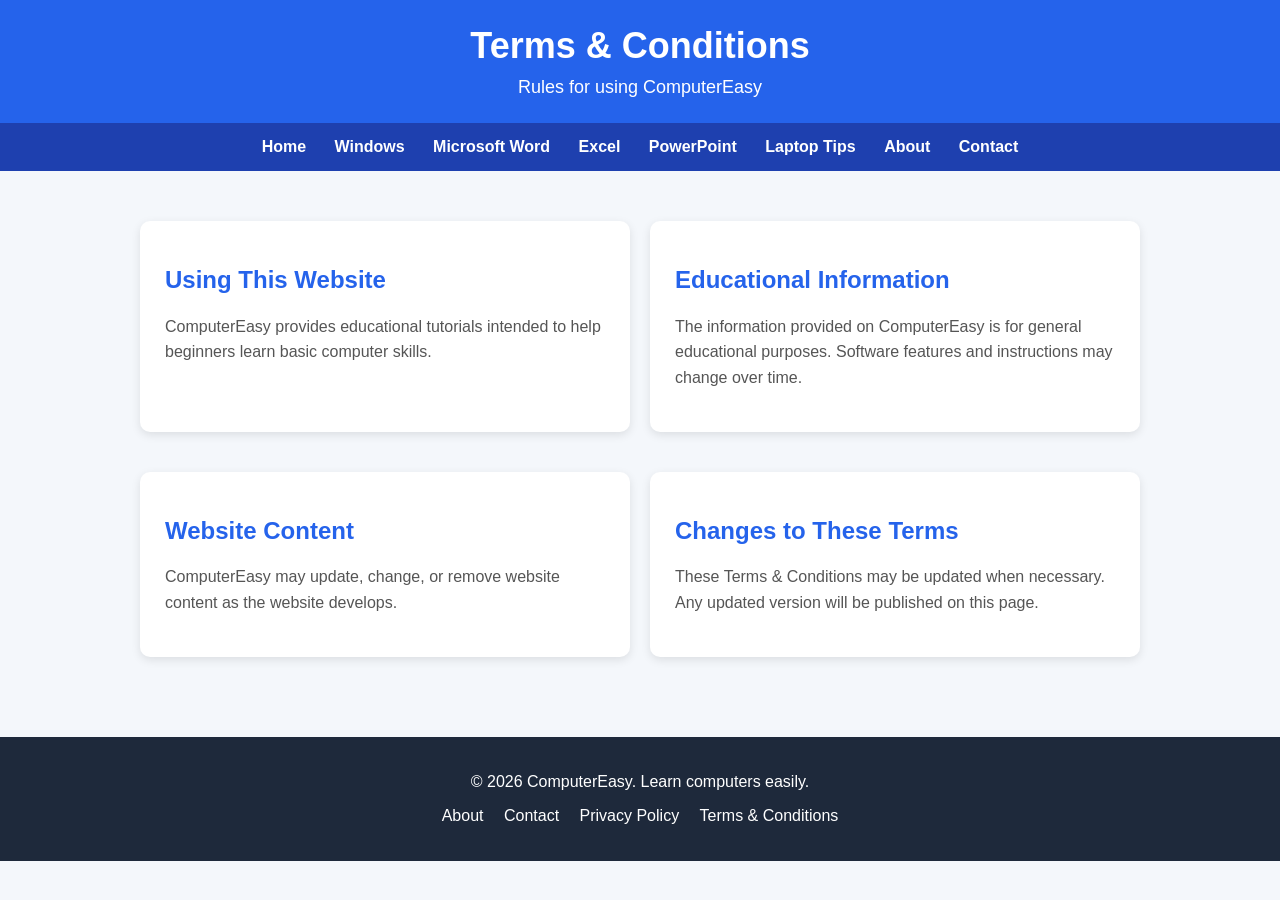
<file: terms.html>
<!DOCTYPE html>
<html>

<head>
    <title>Terms & Conditions - ComputerEasy</title>
    <meta name="description" content="Read the ComputerEasy Terms and Conditions for information about using the website and its educational content.">
    <link rel="icon" type="image/png" href="favicon.png">
    <link rel="stylesheet" href="style.css">
</head>

<body>

<header>
    <h1>Terms & Conditions</h1>
    <p>Rules for using ComputerEasy</p>
</header>

<nav>
    <a href="index.html">Home</a>
    <a href="windows.html">Windows</a>
    <a href="word.html">Microsoft Word</a>
    <a href="excel.html">Excel</a>
    <a href="powerpoint.html">PowerPoint</a>
    <a href="laptop-tips.html">Laptop Tips</a>
    <a href="about.html">About</a>
    <a href="contact.html">Contact</a>
</nav>

<main>

    <div class="card">
        <h2>Using This Website</h2>
        <p>
            ComputerEasy provides educational tutorials intended
            to help beginners learn basic computer skills.
        </p>
    </div>

    <div class="card">
        <h2>Educational Information</h2>
        <p>
            The information provided on ComputerEasy is for
            general educational purposes. Software features and
            instructions may change over time.
        </p>
    </div>

    <div class="card">
        <h2>Website Content</h2>
        <p>
            ComputerEasy may update, change, or remove website
            content as the website develops.
        </p>
    </div>

    <div class="card">
        <h2>Changes to These Terms</h2>
        <p>
            These Terms & Conditions may be updated when necessary.
            Any updated version will be published on this page.
        </p>
    </div>

</main>

<footer>
    <p>© 2026 ComputerEasy. Learn computers easily.</p>

    <p>
        <a href="about.html">About</a>
        <a href="contact.html">Contact</a>
        <a href="privacy.html">Privacy Policy</a>
        <a href="terms.html">Terms & Conditions</a>
    </p>
</footer>

</body>

</html>
</file>
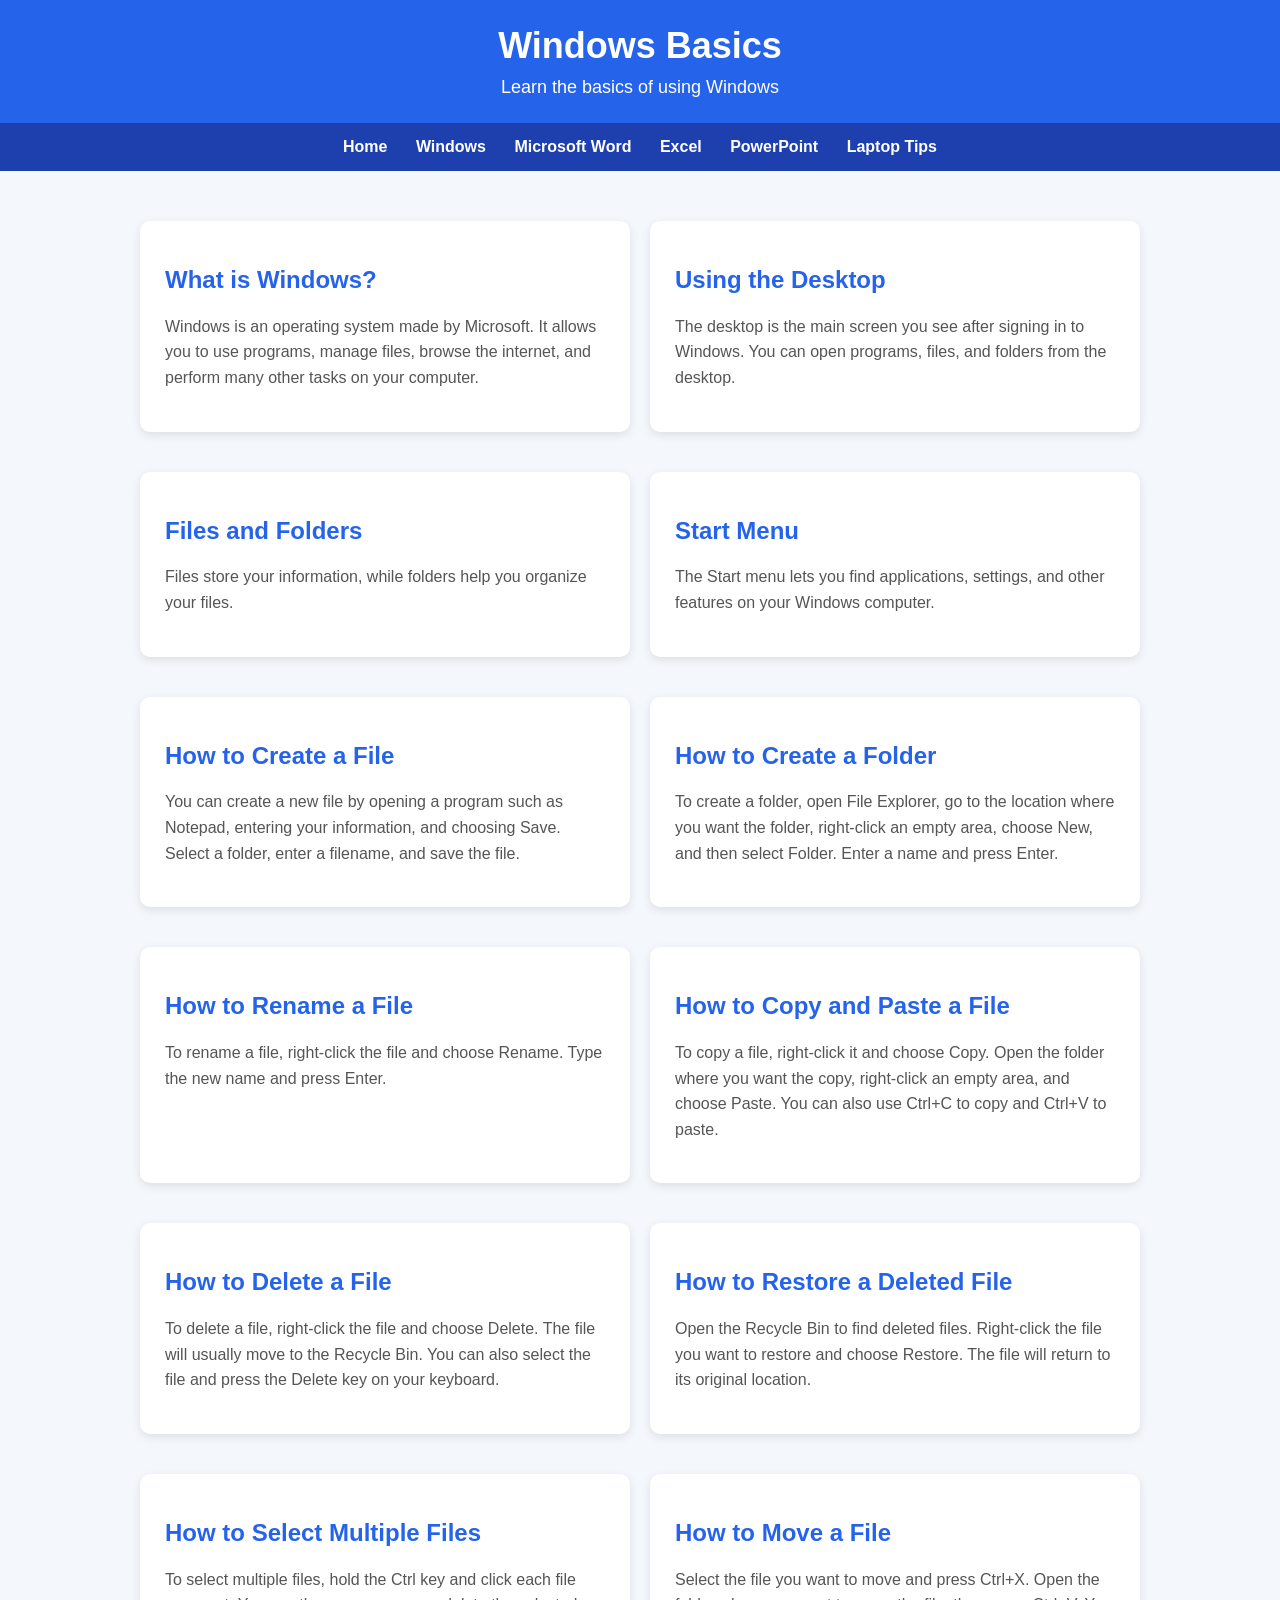
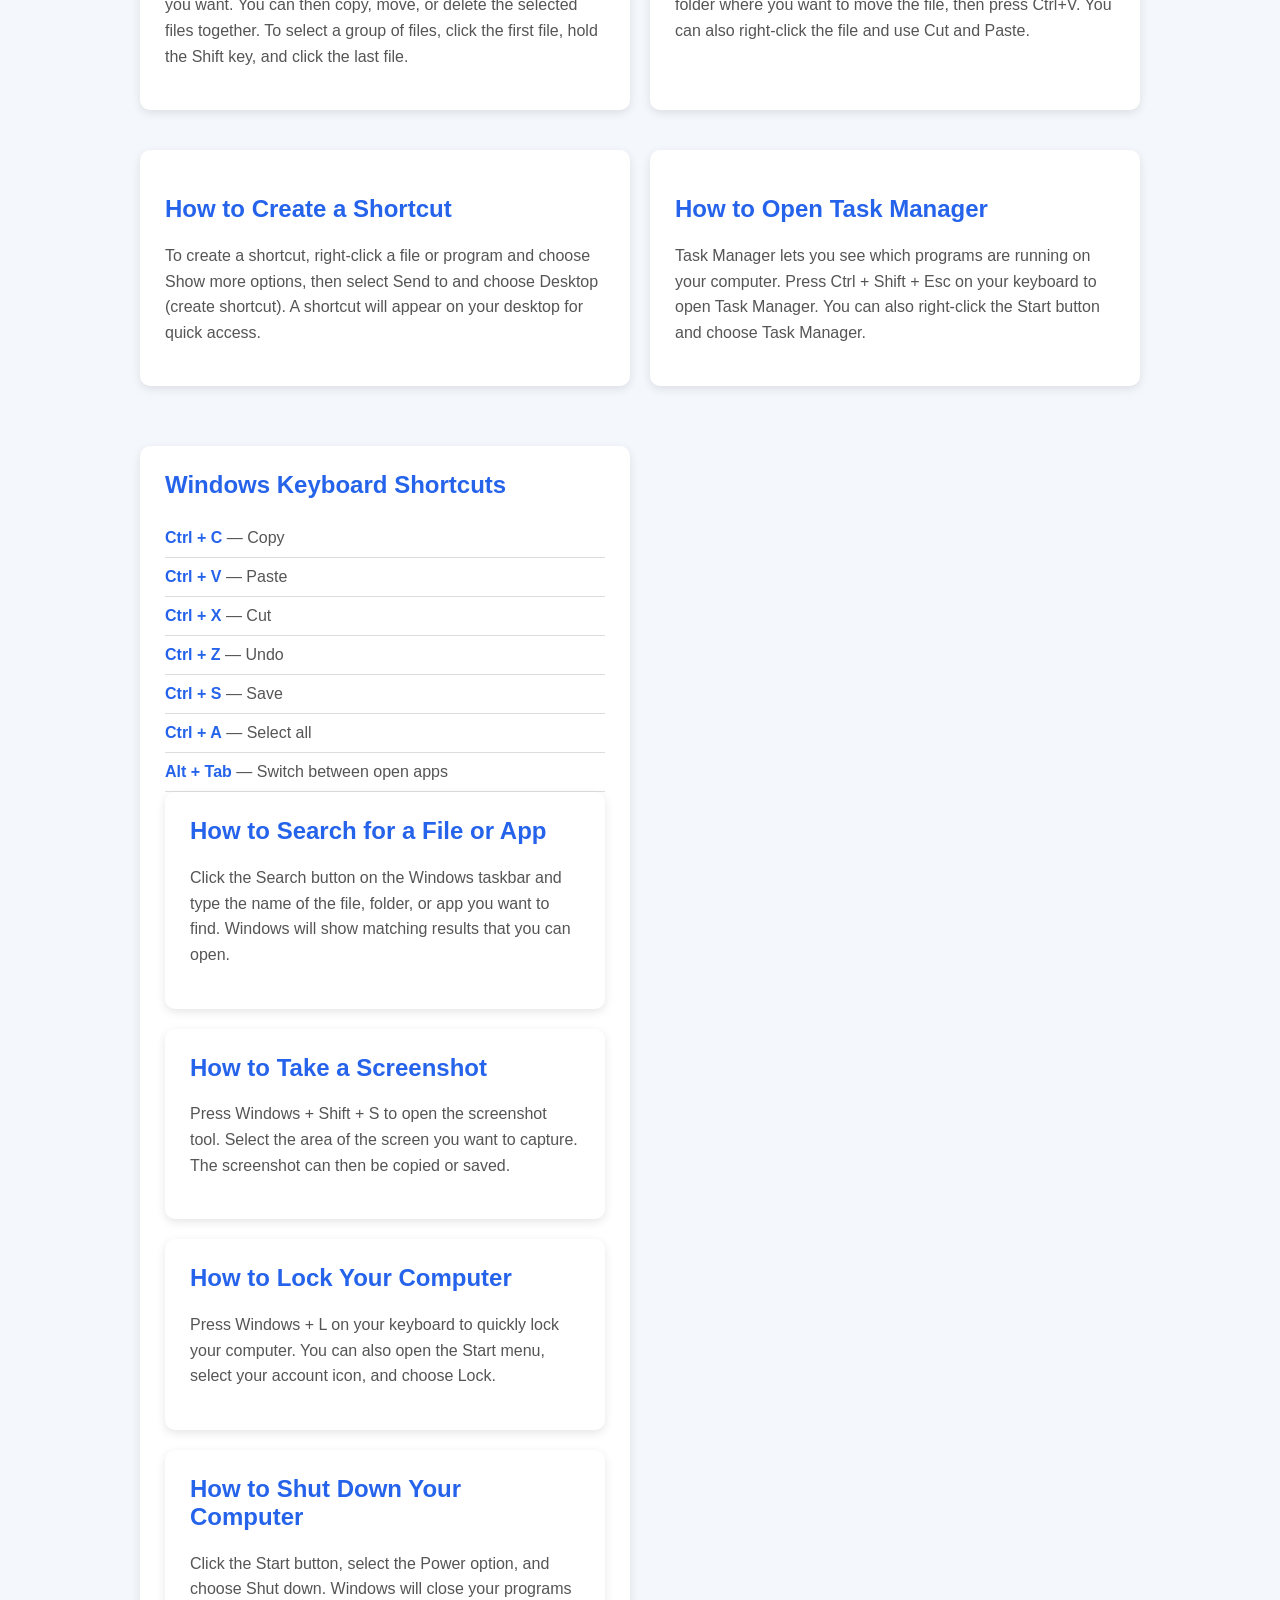
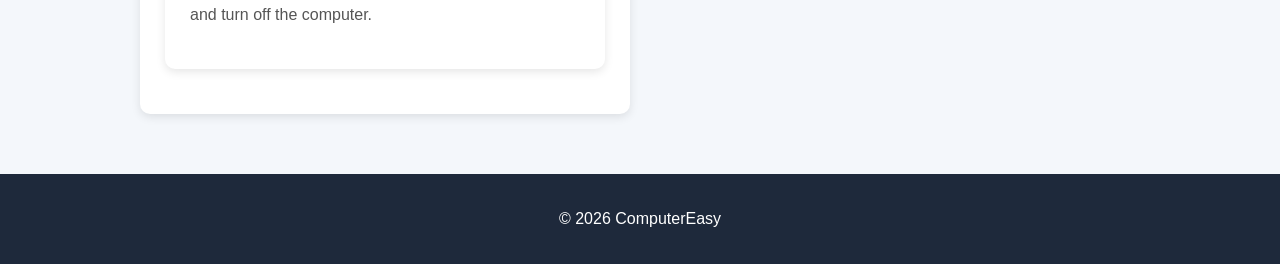
<file: windows.html>
<!DOCTYPE html>
<html>
<head>
    <title>Windows Basics - ComputerEasy</title>
    <meta name="description" content="Learn Windows basics with simple step-by-step tutorials for beginners, including files, folders, settings, shortcuts, and everyday computer tasks.">
    <link rel="icon" type="image/png" href="favicon.png">
    <link rel="stylesheet" href="style.css">
</head>

<body>

<header>
    <h1>Windows Basics</h1>
    <p>Learn the basics of using Windows</p>
</header>
<nav>
    <a href="index.html">Home</a>
    <a href="windows.html">Windows</a>
    <a href="word.html">Microsoft Word</a>
    <a href="excel.html">Excel</a>
    <a href="powerpoint.html">PowerPoint</a>
    <a href="laptop-tips.html">Laptop Tips</a>
</nav>

<main>

    <div class="card">
        <h2>What is Windows?</h2>
        <p>
            Windows is an operating system made by Microsoft.
            It allows you to use programs, manage files, browse the internet,
            and perform many other tasks on your computer.
        </p>
    </div>

    <div class="card">
        <h2>Using the Desktop</h2>
        <p>
            The desktop is the main screen you see after signing in to Windows.
            You can open programs, files, and folders from the desktop.
        </p>
    </div>

    <div class="card">
        <h2>Files and Folders</h2>
        <p>
            Files store your information, while folders help you organize
            your files.
        </p>
    </div>

    <div class="card">
        <h2>Start Menu</h2>
        <p>
            The Start menu lets you find applications, settings,
            and other features on your Windows computer.
        </p>
    </div>
<div class="card">
    <h2>How to Create a File</h2>
    <p>
        You can create a new file by opening a program such as
        Notepad, entering your information, and choosing Save.
        Select a folder, enter a filename, and save the file.
    </p>
</div>
<div class="card">
    <h2>How to Create a Folder</h2>
    <p>
        To create a folder, open File Explorer, go to the location
        where you want the folder, right-click an empty area, choose
        New, and then select Folder. Enter a name and press Enter.
    </p>
</div>
<div class="card">
    <h2>How to Rename a File</h2>
    <p>
        To rename a file, right-click the file and choose Rename.
        Type the new name and press Enter.
    </p>
</div>
<div class="card">
    <h2>How to Copy and Paste a File</h2>
    <p>
        To copy a file, right-click it and choose Copy.
        Open the folder where you want the copy, right-click an empty area,
        and choose Paste.
        You can also use Ctrl+C to copy and Ctrl+V to paste.
    </p>
</div>
<div class="card">
    <h2>How to Delete a File</h2>
    <p>
        To delete a file, right-click the file and choose Delete.
        The file will usually move to the Recycle Bin.
        You can also select the file and press the Delete key on your keyboard.
    </p>
</div>
<div class="card">
    <h2>How to Restore a Deleted File</h2>
    <p>
        Open the Recycle Bin to find deleted files.
        Right-click the file you want to restore and choose Restore.
        The file will return to its original location.
    </p>
</div>
<div class="card">
    <h2>How to Select Multiple Files</h2>
    <p>
        To select multiple files, hold the Ctrl key and click each file you want.
        You can then copy, move, or delete the selected files together.
        To select a group of files, click the first file, hold the Shift key,
        and click the last file.
    </p>
</div>
<div class="card">
    <h2>How to Move a File</h2>
    <p>
        Select the file you want to move and press Ctrl+X.
        Open the folder where you want to move the file,
        then press Ctrl+V.
        You can also right-click the file and use Cut and Paste.
    </p>
</div>
<div class="card">
    <h2>How to Create a Shortcut</h2>
    <p>
        To create a shortcut, right-click a file or program and choose
        Show more options, then select Send to and choose Desktop (create shortcut).
        A shortcut will appear on your desktop for quick access.
    </p>
</div>
<div class="card">
    <h2>How to Open Task Manager</h2>
    <p>
        Task Manager lets you see which programs are running on your computer.
        Press Ctrl + Shift + Esc on your keyboard to open Task Manager.
        You can also right-click the Start button and choose Task Manager.
    </p>
</div>
<section class="shortcuts">

    <h2>Windows Keyboard Shortcuts</h2>

    <div class="shortcut-list">
        <p><strong>Ctrl + C</strong> — Copy</p>
        <p><strong>Ctrl + V</strong> — Paste</p>
        <p><strong>Ctrl + X</strong> — Cut</p>
        <p><strong>Ctrl + Z</strong> — Undo</p>
        <p><strong>Ctrl + S</strong> — Save</p>
        <p><strong>Ctrl + A</strong> — Select all</p>
        <p><strong>Alt + Tab</strong> — Switch between open apps</p>
    </div>
    <div class="card">
    <h2>How to Search for a File or App</h2>
    <p>
        Click the Search button on the Windows taskbar and type the name
        of the file, folder, or app you want to find.
        Windows will show matching results that you can open.
    </p>
</div>
<div class="card">
    <h2>How to Take a Screenshot</h2>
    <p>
        Press Windows + Shift + S to open the screenshot tool.
        Select the area of the screen you want to capture.
        The screenshot can then be copied or saved.
    </p>
</div>
<div class="card">
    <h2>How to Lock Your Computer</h2>
    <p>
        Press Windows + L on your keyboard to quickly lock your computer.
        You can also open the Start menu, select your account icon,
        and choose Lock.
    </p>
</div>
<div class="card">
    <h2>How to Shut Down Your Computer</h2>
    <p>
        Click the Start button, select the Power option,
        and choose Shut down.
        Windows will close your programs and turn off the computer.
    </p>
</div>

</section>
</main>

<footer>
    <p>© 2026 ComputerEasy</p>
</footer>

</body>
</html>
</file>
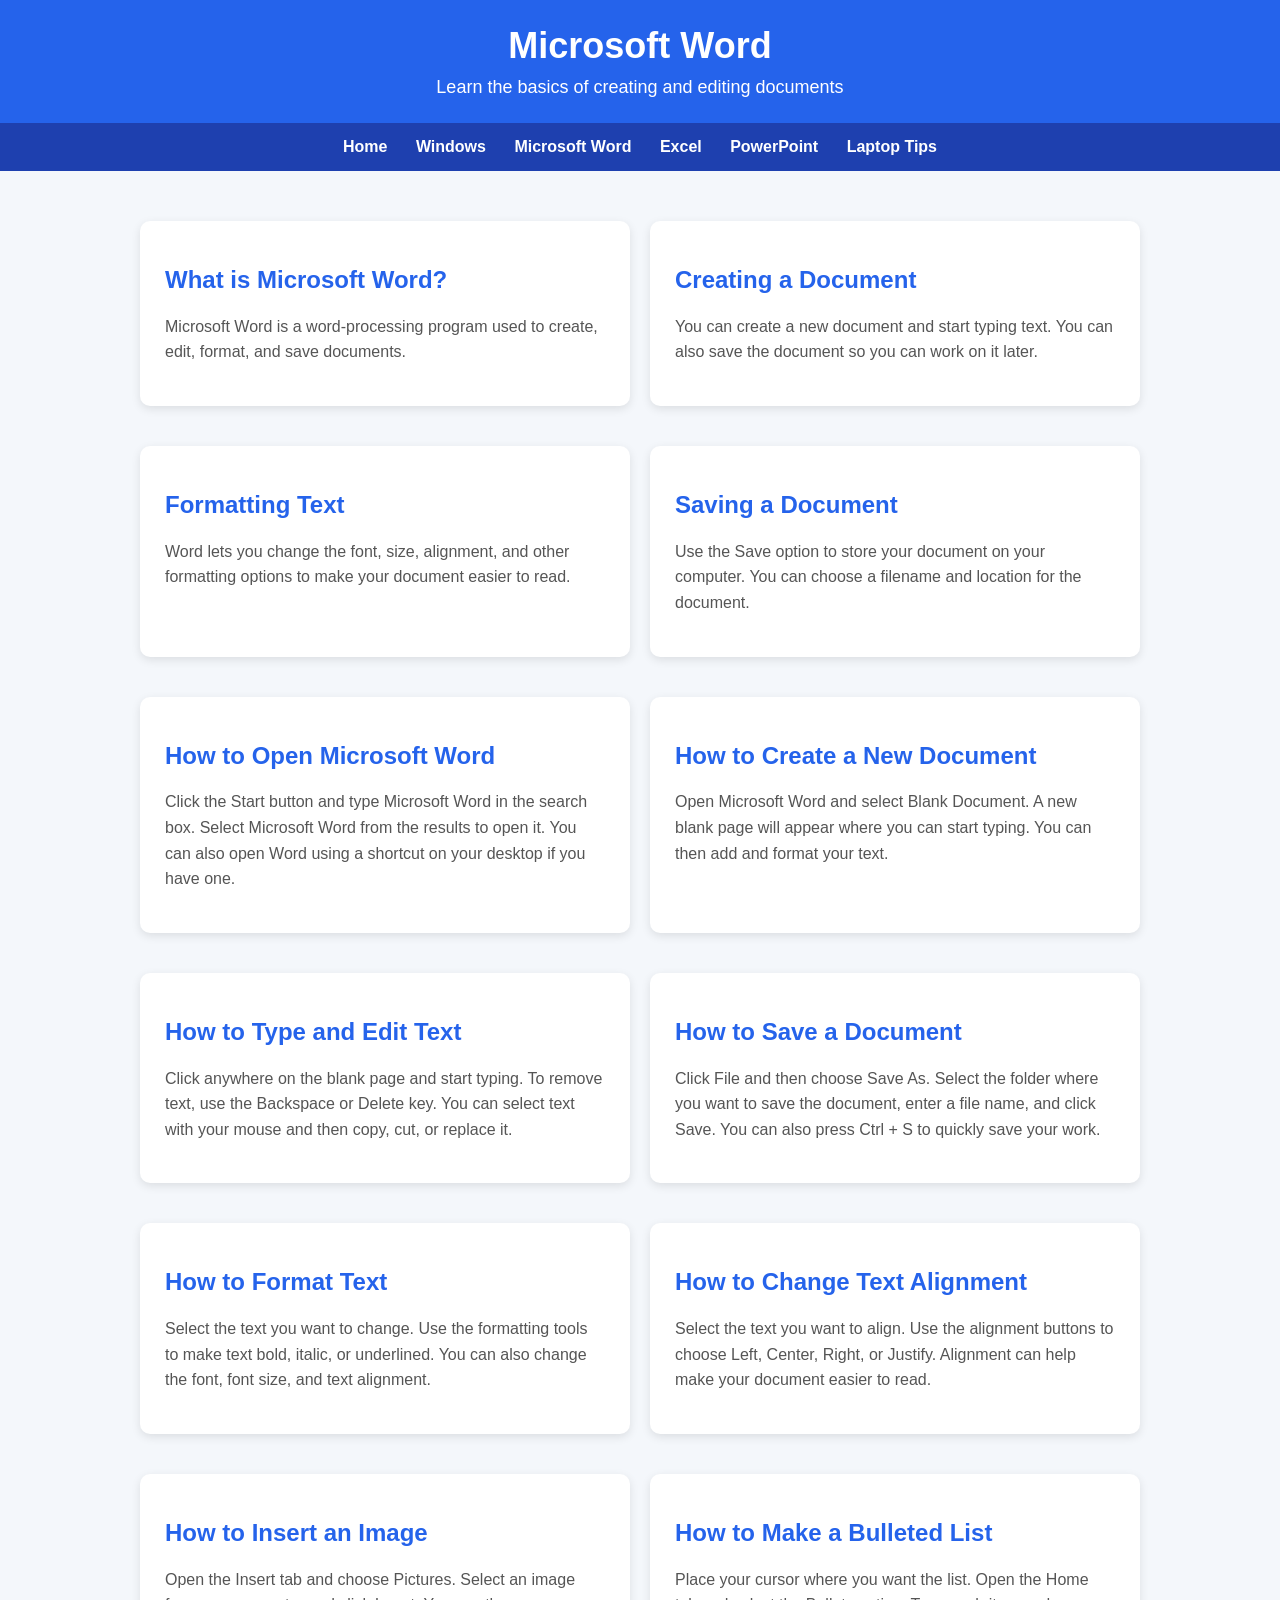
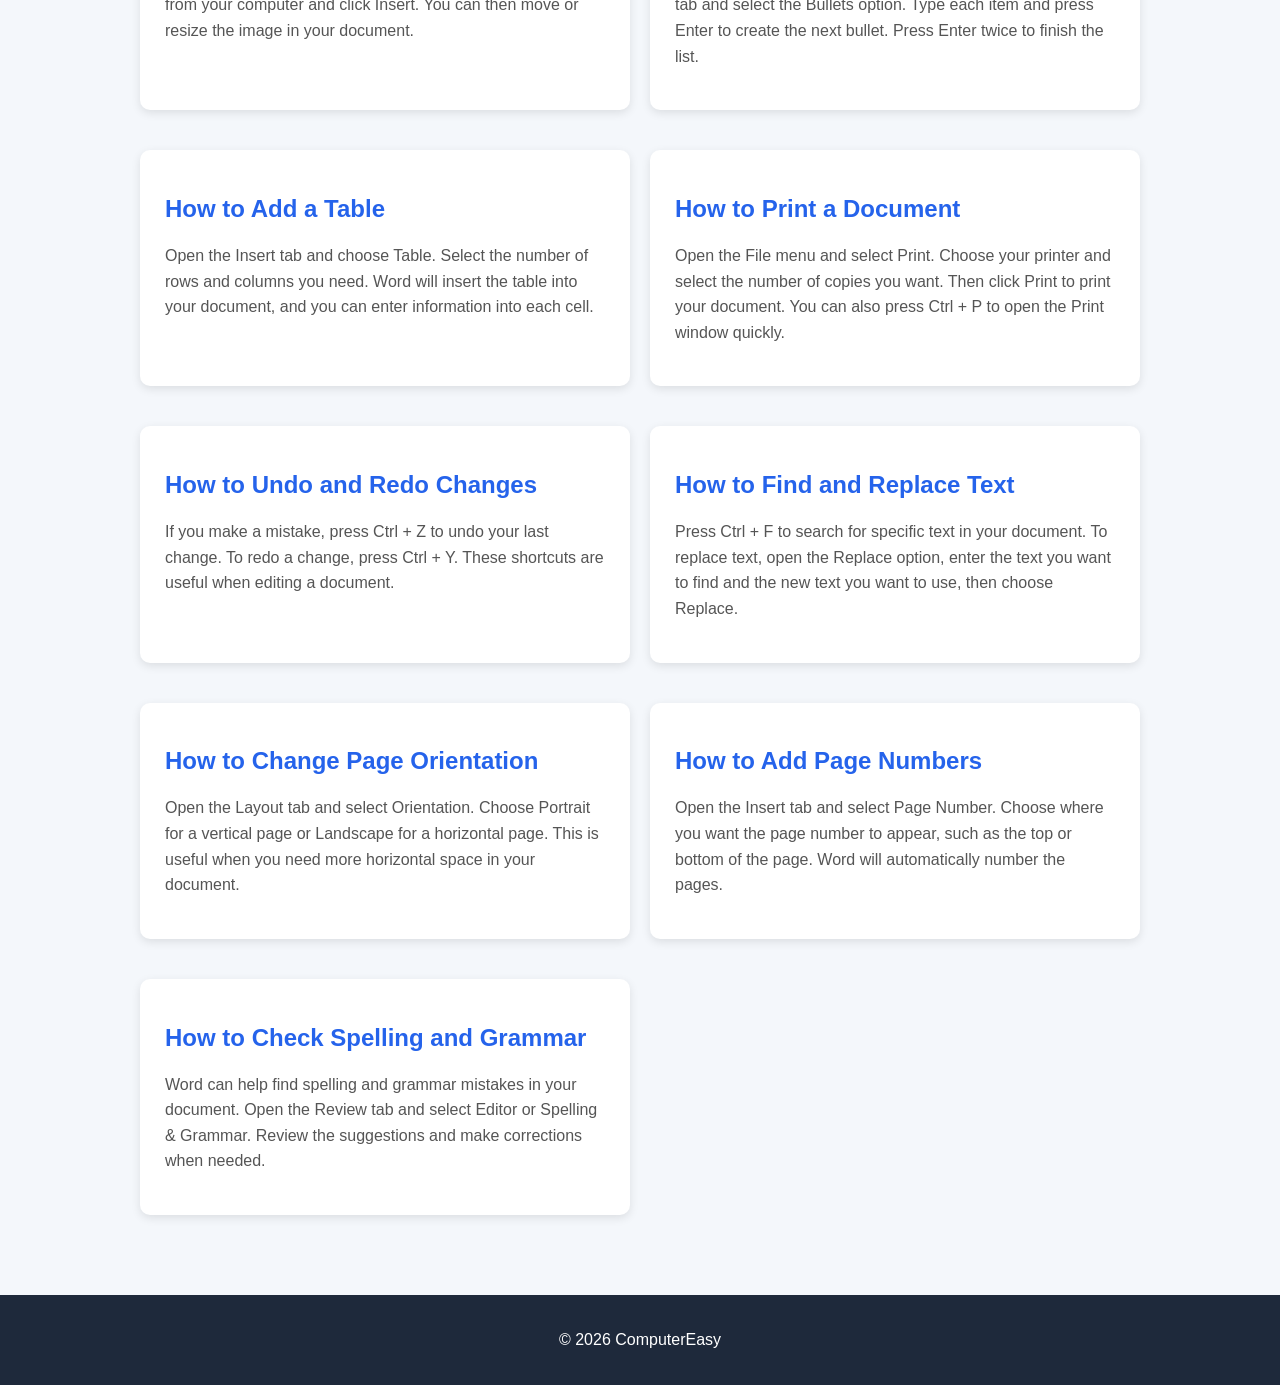
<file: word.html>
<!DOCTYPE html>
<html>
<head>
    <title>Microsoft Word Tutorials - ComputerEasy</title>
    <meta name="description" content="Learn Microsoft Word with simple tutorials for beginners, including creating documents, formatting text, inserting images, tables, and more.">
  <link rel="icon" type="image/png" href="favicon.png">
  <link rel="stylesheet" href="style.css">
</head>

<body>

<header>
    <h1>Microsoft Word</h1>
    <p>Learn the basics of creating and editing documents</p>
</header>

<nav>
    <a href="index.html">Home</a>
    <a href="windows.html">Windows</a>
    <a href="word.html">Microsoft Word</a>
    <a href="excel.html">Excel</a>
    <a href="powerpoint.html">PowerPoint</a>
    <a href="laptop-tips.html">Laptop Tips</a>
</nav>

<main>

    <div class="card">
        <h2>What is Microsoft Word?</h2>
        <p>
            Microsoft Word is a word-processing program used to create,
            edit, format, and save documents.
        </p>
    </div>

    <div class="card">
        <h2>Creating a Document</h2>
        <p>
            You can create a new document and start typing text.
            You can also save the document so you can work on it later.
        </p>
    </div>

    <div class="card">
        <h2>Formatting Text</h2>
        <p>
            Word lets you change the font, size, alignment, and other
            formatting options to make your document easier to read.
        </p>
    </div>

    <div class="card">
        <h2>Saving a Document</h2>
        <p>
            Use the Save option to store your document on your computer.
            You can choose a filename and location for the document.
        </p>
    </div>
    <div class="card">
    <h2>How to Open Microsoft Word</h2>
    <p>
        Click the Start button and type Microsoft Word in the search box.
        Select Microsoft Word from the results to open it.
        You can also open Word using a shortcut on your desktop if you have one.
    </p>
</div>
<div class="card">
    <h2>How to Create a New Document</h2>
    <p>
        Open Microsoft Word and select Blank Document.
        A new blank page will appear where you can start typing.
        You can then add and format your text.
    </p>
</div>
<div class="card">
    <h2>How to Type and Edit Text</h2>
    <p>
        Click anywhere on the blank page and start typing.
        To remove text, use the Backspace or Delete key.
        You can select text with your mouse and then copy, cut, or replace it.
    </p>
</div>
<div class="card">
    <h2>How to Save a Document</h2>
    <p>
        Click File and then choose Save As.
        Select the folder where you want to save the document,
        enter a file name, and click Save.
        You can also press Ctrl + S to quickly save your work.
    </p>
</div>
<div class="card">
    <h2>How to Format Text</h2>
    <p>
        Select the text you want to change.
        Use the formatting tools to make text bold, italic, or underlined.
        You can also change the font, font size, and text alignment.
    </p>
</div>
<div class="card">
    <h2>How to Change Text Alignment</h2>
    <p>
        Select the text you want to align.
        Use the alignment buttons to choose Left, Center, Right, or Justify.
        Alignment can help make your document easier to read.
    </p>
</div>
<div class="card">
    <h2>How to Insert an Image</h2>
    <p>
        Open the Insert tab and choose Pictures.
        Select an image from your computer and click Insert.
        You can then move or resize the image in your document.
    </p>
</div>
<div class="card">
    <h2>How to Make a Bulleted List</h2>
    <p>
        Place your cursor where you want the list.
        Open the Home tab and select the Bullets option.
        Type each item and press Enter to create the next bullet.
        Press Enter twice to finish the list.
    </p>
</div>
<div class="card">
    <h2>How to Add a Table</h2>
    <p>
        Open the Insert tab and choose Table.
        Select the number of rows and columns you need.
        Word will insert the table into your document,
        and you can enter information into each cell.
    </p>
</div>
<div class="card">
    <h2>How to Print a Document</h2>
    <p>
        Open the File menu and select Print.
        Choose your printer and select the number of copies you want.
        Then click Print to print your document.
        You can also press Ctrl + P to open the Print window quickly.
    </p>
</div>
<div class="card">
    <h2>How to Undo and Redo Changes</h2>
    <p>
        If you make a mistake, press Ctrl + Z to undo your last change.
        To redo a change, press Ctrl + Y.
        These shortcuts are useful when editing a document.
    </p>
</div>
<div class="card">
    <h2>How to Find and Replace Text</h2>
    <p>
        Press Ctrl + F to search for specific text in your document.
        To replace text, open the Replace option, enter the text you want
        to find and the new text you want to use, then choose Replace.
    </p>
</div>
<div class="card">
    <h2>How to Change Page Orientation</h2>
    <p>
        Open the Layout tab and select Orientation.
        Choose Portrait for a vertical page or Landscape for a horizontal page.
        This is useful when you need more horizontal space in your document.
    </p>
</div>
<div class="card">
    <h2>How to Add Page Numbers</h2>
    <p>
        Open the Insert tab and select Page Number.
        Choose where you want the page number to appear,
        such as the top or bottom of the page.
        Word will automatically number the pages.
    </p>
</div>
<div class="card">
    <h2>How to Check Spelling and Grammar</h2>
    <p>
        Word can help find spelling and grammar mistakes in your document.
        Open the Review tab and select Editor or Spelling & Grammar.
        Review the suggestions and make corrections when needed.
    </p>
</div>

</main>

<footer>
    <p>© 2026 ComputerEasy</p>
</footer>

</body>
</html>
</file>
<file: style.css>
body {
    margin: 0;
    font-family: Arial, sans-serif;
    background-color: #f4f7fb;
    color: #222;
}

header {
    background-color: #2563eb;
    color: white;
    padding: 25px;
    text-align: center;
}

header h1 {
    margin: 0;
    font-size: 36px;
}

header p {
    margin: 10px 0 0;
    font-size: 18px;
}

nav {
    background-color: #1e40af;
    padding: 15px;
    text-align: center;
}

nav a {
    color: white;
    text-decoration: none;
    margin: 0 12px;
    font-weight: bold;
}

nav a:hover {
    text-decoration: underline;
}

main {
    max-width: 1000px;
    margin: 30px auto;
    padding: 20px;
    display: grid;
    grid-template-columns: repeat(2, 1fr);
    gap: 20px;
}

.card {
    background-color: white;
    padding: 25px;
    margin-bottom: 20px;
    border-radius: 10px;
    box-shadow: 0 3px 10px rgba(0, 0, 0, 0.1);
    transition: transform 0.2s;
}

.card:hover {
    transform: translateY(-5px);
}

.card h2 {
    color: #2563eb;
}

.card p {
    color: #555;
    line-height: 1.6;
    font-size: 16px;
}

.intro {
    background-color: white;
    padding: 30px;
    margin-bottom: 20px;
    border-radius: 10px;
    text-align: center;
    box-shadow: 0 3px 10px rgba(0, 0, 0, 0.1);
}

.intro h2 {
    color: #2563eb;
    margin-top: 0;
}

.intro p {
    color: #555;
    font-size: 17px;
    line-height: 1.6;
}

.latest {
    background-color: white;
    padding: 25px;
    margin-top: 20px;
    border-radius: 10px;
    box-shadow: 0 3px 10px rgba(0, 0, 0, 0.1);
}

.latest h2 {
    color: #2563eb;
    margin-top: 0;
}

.latest-list p {
    padding: 10px 0;
    margin: 0;
    border-bottom: 1px solid #ddd;
    color: #555;
}

.why-us {
    background-color: white;
    padding: 30px;
    margin-top: 20px;
    border-radius: 10px;
    box-shadow: 0 3px 10px rgba(0, 0, 0, 0.1);
    text-align: center;
}

.why-us h2 {
    color: #2563eb;
    margin-top: 0;
}

.why-list {
    display: grid;
    grid-template-columns: repeat(3, 1fr);
    gap: 20px;
}

.why-list div {
    padding: 15px;
}

.why-list h3 {
    color: #2563eb;
}

.why-list p {
    color: #555;
    line-height: 1.5;
}

.shortcuts {
    background-color: white;
    padding: 25px;
    margin-top: 20px;
    border-radius: 10px;
    box-shadow: 0 3px 10px rgba(0, 0, 0, 0.1);
}

.shortcuts h2 {
    color: #2563eb;
    margin-top: 0;
}

.shortcut-list p {
    padding: 10px 0;
    margin: 0;
    border-bottom: 1px solid #ddd;
    color: #555;
}

.shortcut-list strong {
    color: #2563eb;
}

footer {
    background-color: #1e293b;
    color: white;
    text-align: center;
    padding: 20px;
    margin-top: 40px;
}

footer a {
    color: white;
    text-decoration: none;
    margin: 0 8px;
}

footer a:hover {
    text-decoration: underline;
}

@media (max-width: 600px) {

    main {
        grid-template-columns: 1fr;
        padding: 10px;
    }

    nav a {
        display: block;
        margin: 10px 0;
    }

    header h1 {
        font-size: 28px;
    }

    .why-list {
        grid-template-columns: 1fr;
    }
}
</file>
